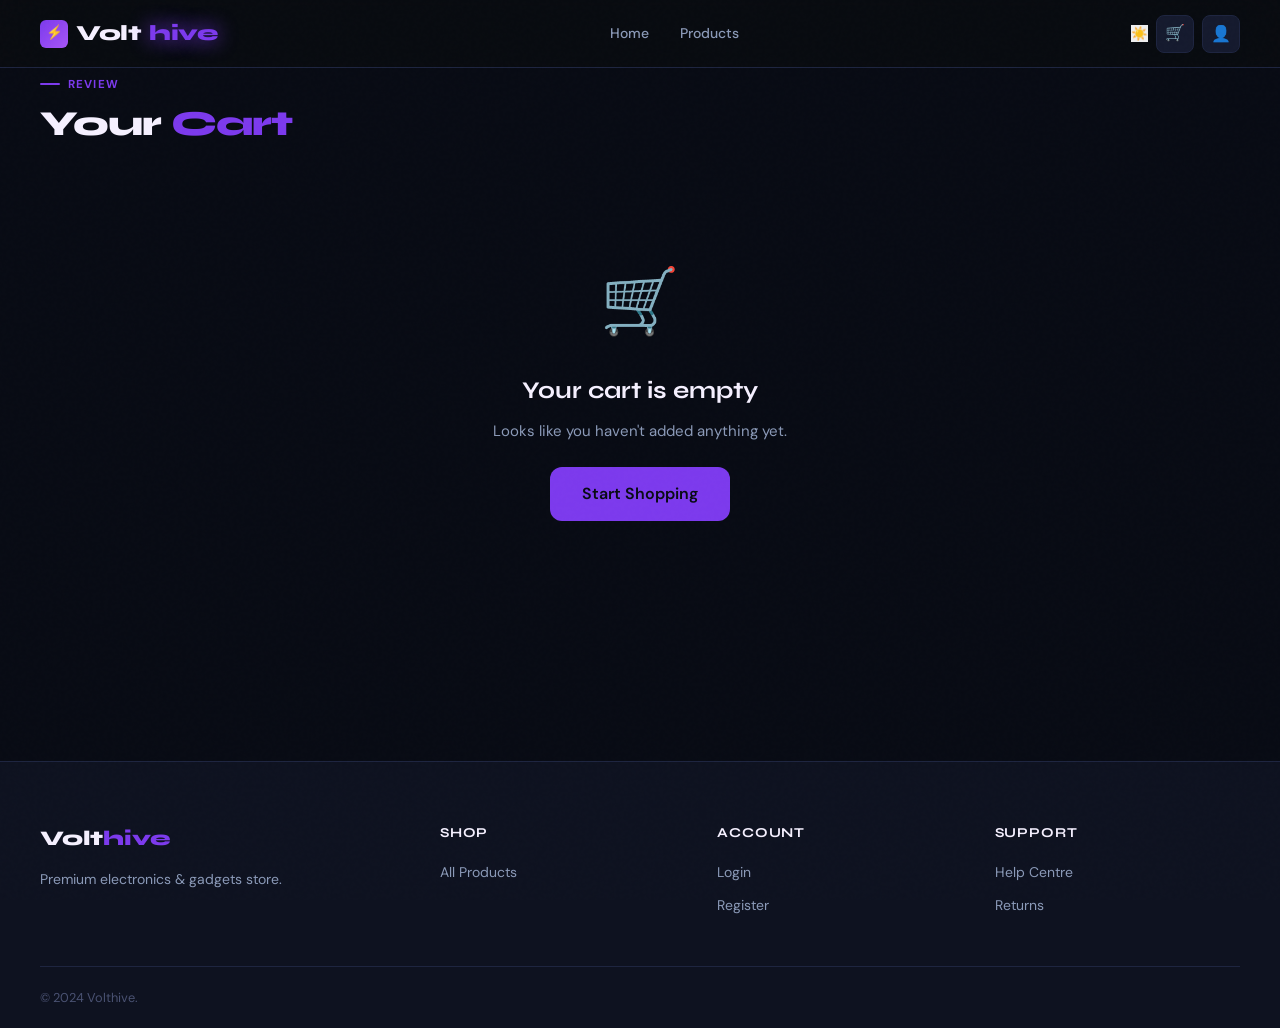
<file: cart.html>
<!DOCTYPE html>
<html lang="en">
<head>
  <meta charset="UTF-8">
  <meta name="viewport" content="width=device-width, initial-scale=1.0">
  <title>Cart — Volthive</title>
  <link rel="stylesheet" href="css/style.css">
</head>
<body>

<!-- NAV -->
<nav class="nav" id="mainNav">
  <div class="container">
    <div class="nav__inner">
      <span class="nav__logo"><div class="nav__logo-icon">⚡</div>Volt<span>hive</span></span>
      <ul class="nav__links">
        <li><a href="index.html"    class="nav__link">Home</a></li>
        <li><a href="products.html" class="nav__link">Products</a></li>
      </ul>
      <div class="nav__actions">
        <button id="darkToggle" class="dark-toggle">☀️</button>
        <a href="cart.html" class="nav__btn active">🛒<span class="nav__badge cart-badge" style="display:none">0</span></a>
        <button id="profileBtn" class="nav__btn">👤</button>
        <button id="hamburger" class="nav__hamburger"><span></span><span></span><span></span></button>
      </div>
    </div>
  </div>
</nav>
<div id="mobileNav" class="nav__mobile">
  <a href="index.html"    class="nav__mobile-link">🏠 Home</a>
  <a href="products.html" class="nav__mobile-link">📦 Products</a>
  <a href="cart.html"     class="nav__mobile-link active">🛒 Cart</a>
  <a href="login.html"    class="nav__mobile-link">👤 Account</a>
</div>

<main class="page-wrap section">
  <div class="container">

    <div class="section-header" style="margin-bottom:1.5rem">
      <div class="section-header__eyebrow">Review</div>
      <h1 class="section-header__title">Your <em>Cart</em></h1>
    </div>

    <!-- Empty state -->
    <div id="cartEmpty" class="hidden" style="text-align:center;padding:5rem 2rem">
      <div style="font-size:4rem;margin-bottom:1rem">🛒</div>
      <h2 style="font-family:var(--font-display);font-size:1.5rem;margin-bottom:0.5rem">Your cart is empty</h2>
      <p style="color:var(--text-2);margin-bottom:1.5rem">Looks like you haven't added anything yet.</p>
      <a href="products.html" class="btn btn-primary btn-lg">Start Shopping</a>
    </div>

    <!-- Cart Content -->
    <div id="cartContent" class="cart-layout">

      <!-- Items -->
      <div>
        <!-- Free shipping progress -->
        <div style="background:var(--bg-2);border:1px solid var(--border);border-radius:var(--radius);padding:1rem 1.25rem;margin-bottom:1rem">
          <div style="display:flex;justify-content:space-between;font-size:0.825rem;margin-bottom:0.5rem">
            <span id="shipping-progress" style="color:var(--text-2)">Add more for free shipping</span>
            <span style="color:var(--accent)">FREE at $75</span>
          </div>
          <div style="height:6px;background:var(--bg-3);border-radius:99px;overflow:hidden">
            <div id="shipping-bar" style="height:100%;background:linear-gradient(90deg,var(--accent),var(--accent-2));border-radius:99px;width:0%;transition:width 0.4s var(--ease-out)"></div>
          </div>
        </div>

        <!-- Items list -->
        <div class="cart-items" id="cartItems">
          <!-- Populated by cart.js -->
        </div>

        <!-- Continue shopping -->
        <div style="margin-top:1rem">
          <a href="products.html" class="btn btn-ghost">← Continue Shopping</a>
        </div>
      </div>

      <!-- Summary -->
      <div class="cart-summary">
        <div class="cart-summary__title">Order Summary</div>

        <!-- Promo code -->
        <div class="promo-input">
          <input type="text" id="promoCode" class="form-input"
                 placeholder="Promo code" aria-label="Promo code">
          <button id="applyPromo" class="btn btn-secondary">Apply</button>
        </div>

        <div class="cart-summary__rows">
          <div class="cart-summary__row">
            <span>Subtotal</span>
            <span id="summary-subtotal">$0.00</span>
          </div>
          <div class="cart-summary__row">
            <span>Shipping</span>
            <span id="summary-shipping">$9.99</span>
          </div>
          <div class="cart-summary__row">
            <span>Tax (8%)</span>
            <span id="summary-tax">$0.00</span>
          </div>
          <div class="cart-summary__row cart-summary__row--total">
            <span>Total</span>
            <span id="summary-total">$0.00</span>
          </div>
        </div>

        <button id="goToCheckout" class="btn btn-primary btn-full btn-lg">
          Checkout →
        </button>

        <div style="display:flex;align-items:center;justify-content:center;gap:0.5rem;margin-top:1rem;font-size:0.78rem;color:var(--text-3)">
          🔒 Secure checkout powered by SSL
        </div>

        <!-- Accepted payments -->
        <div style="display:flex;align-items:center;justify-content:center;gap:0.75rem;margin-top:1rem;font-size:1.2rem">
          💳 🏦 📱
        </div>
      </div>
    </div>
  </div>
</main>

<!-- FOOTER -->
<footer class="footer">
  <div class="container">
    <div class="footer__grid">
      <div>
        <div class="footer__brand-name">Volt<span>hive</span></div>
        <p class="footer__tagline">Premium electronics & gadgets store.</p>
      </div>
      <div>
        <div class="footer__col-title">Shop</div>
        <ul class="footer__links">
          <li><a href="products.html" class="footer__link">All Products</a></li>
        </ul>
      </div>
      <div>
        <div class="footer__col-title">Account</div>
        <ul class="footer__links">
          <li><a href="login.html"    class="footer__link">Login</a></li>
          <li><a href="register.html" class="footer__link">Register</a></li>
        </ul>
      </div>
      <div>
        <div class="footer__col-title">Support</div>
        <ul class="footer__links">
          <li><a href="#" class="footer__link">Help Centre</a></li>
          <li><a href="#" class="footer__link">Returns</a></li>
        </ul>
      </div>
    </div>
    <div class="footer__bottom"><span>© 2024 Volthive.</span></div>
  </div>
</footer>

<script src="js/main.js"></script>
<script src="js/auth.js"></script>
<script src="js/api.js"></script>
<script src="js/products.js"></script>
<script src="js/cart.js"></script>
</body>
</html>
</file>
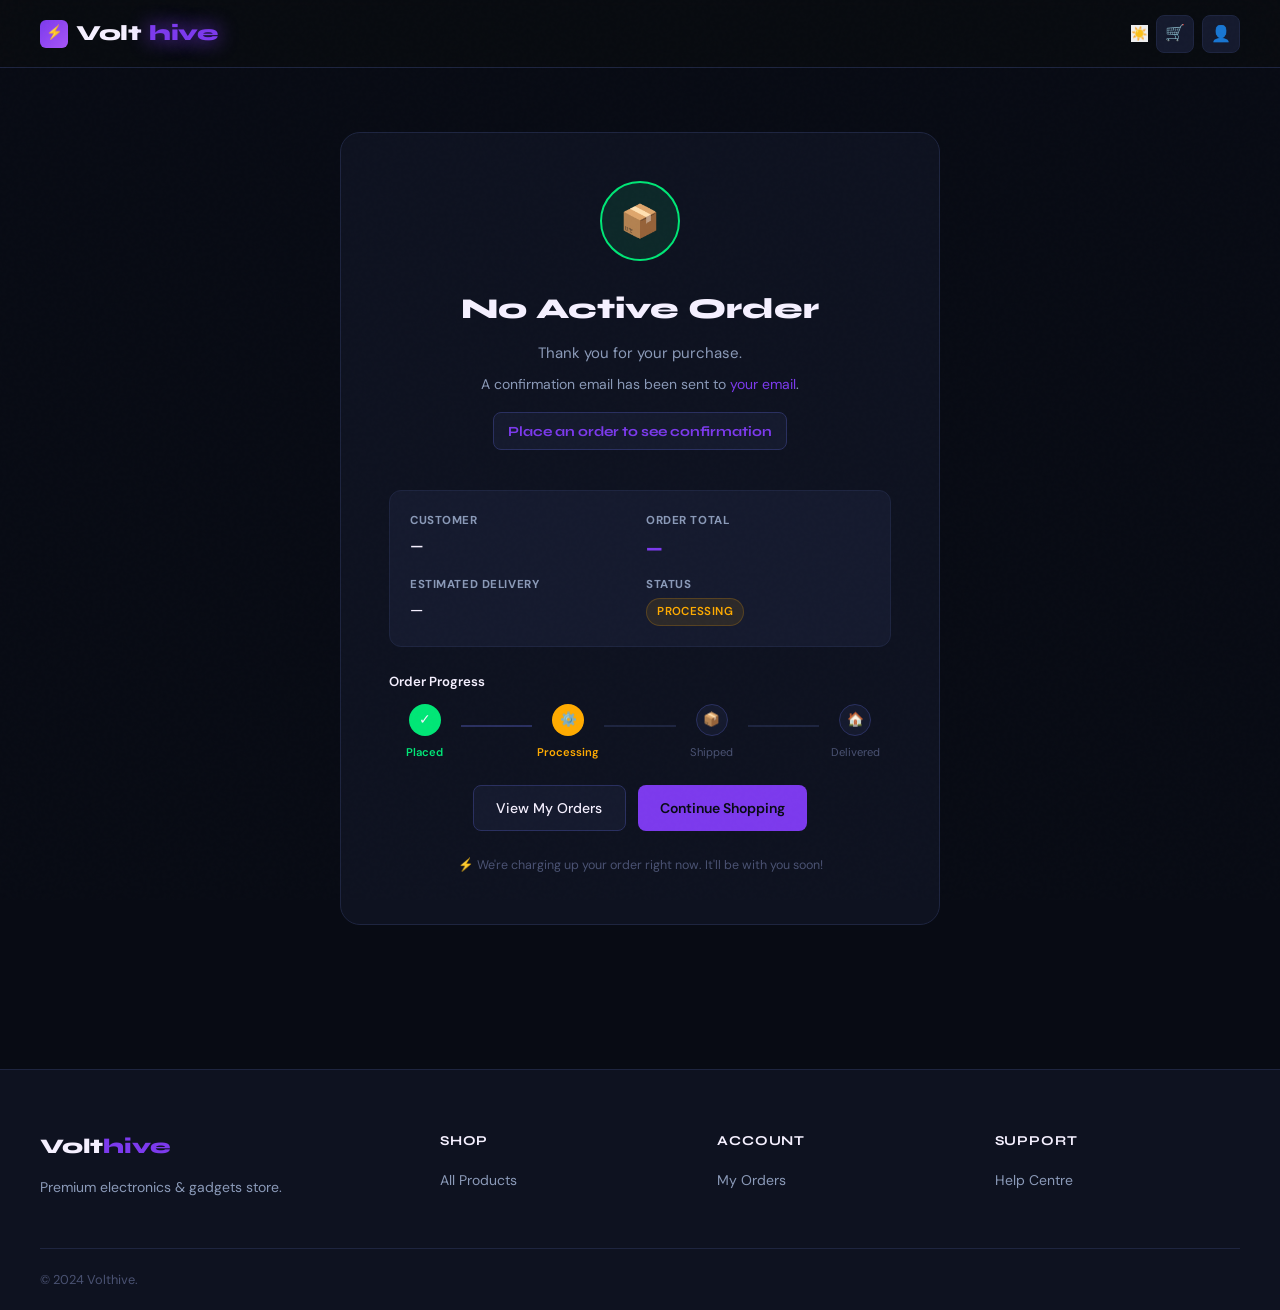
<file: confirmation.html>
<!DOCTYPE html>
<html lang="en">
<head>
  <meta charset="UTF-8">
  <meta name="viewport" content="width=device-width, initial-scale=1.0">
  <title>Order Confirmed — Volthive</title>
  <link rel="stylesheet" href="css/style.css">
</head>
<body>

<!-- NAV -->
<nav class="nav" id="mainNav">
  <div class="container">
    <div class="nav__inner">
      <span class="nav__logo"><div class="nav__logo-icon">⚡</div>Volt<span>hive</span></span>
      <div class="nav__actions">
        <button id="darkToggle" class="dark-toggle">☀️</button>
        <a href="cart.html" class="nav__btn">🛒<span class="nav__badge cart-badge" style="display:none">0</span></a>
        <button id="profileBtn" class="nav__btn">👤</button>
      </div>
    </div>
  </div>
</nav>

<main class="page-wrap">
  <div class="confirmation-wrap">
    <div class="confirmation-card">

      <!-- Success icon -->
      <div class="confirmation-icon">✅</div>

      <h1 class="confirmation-title">Order Confirmed!</h1>
      <p style="color:var(--text-2);margin-bottom:0.5rem">Thank you for your purchase.</p>
      <p style="color:var(--text-2);font-size:0.875rem">A confirmation email has been sent to <span id="confirmEmail" style="color:var(--accent)">your email</span>.</p>

      <!-- Order ID -->
      <div class="confirmation-order-id" id="orderIdDisplay">
        📦 Order #VH-XXXXXXXX
      </div>

      <!-- Summary card -->
      <div class="confirmation-summary">
        <div style="display:grid;grid-template-columns:1fr 1fr;gap:0.75rem">
          <div>
            <div style="font-size:0.72rem;font-weight:700;text-transform:uppercase;letter-spacing:0.05em;color:var(--text-2);margin-bottom:0.25rem">Customer</div>
            <div id="confirmName" style="font-weight:600">—</div>
          </div>
          <div>
            <div style="font-size:0.72rem;font-weight:700;text-transform:uppercase;letter-spacing:0.05em;color:var(--text-2);margin-bottom:0.25rem">Order Total</div>
            <div id="confirmTotal" style="font-family:var(--font-display);font-weight:800;color:var(--accent);font-size:1.1rem">—</div>
          </div>
          <div>
            <div style="font-size:0.72rem;font-weight:700;text-transform:uppercase;letter-spacing:0.05em;color:var(--text-2);margin-bottom:0.25rem">Estimated Delivery</div>
            <div id="confirmDelivery" style="font-weight:500">—</div>
          </div>
          <div>
            <div style="font-size:0.72rem;font-weight:700;text-transform:uppercase;letter-spacing:0.05em;color:var(--text-2);margin-bottom:0.25rem">Status</div>
            <span class="badge badge-warning">Processing</span>
          </div>
        </div>
      </div>

      <!-- Order progress -->
      <div style="margin:1.5rem 0">
        <div style="font-size:0.825rem;font-weight:600;margin-bottom:0.75rem;text-align:left">Order Progress</div>
        <div style="display:flex;align-items:center;gap:0;position:relative">
          <!-- Steps -->
          <div style="flex:1;text-align:center;position:relative;z-index:1">
            <div style="width:32px;height:32px;background:var(--success);border-radius:50%;display:flex;align-items:center;justify-content:center;margin:0 auto 0.4rem;font-size:0.85rem">✓</div>
            <div style="font-size:0.7rem;font-weight:600;color:var(--success)">Placed</div>
          </div>
          <div style="flex:1;height:2px;background:var(--border-2);margin-top:-0.8rem"></div>
          <div style="flex:1;text-align:center;z-index:1">
            <div style="width:32px;height:32px;background:var(--warning);border-radius:50%;display:flex;align-items:center;justify-content:center;margin:0 auto 0.4rem;font-size:0.85rem">⚙️</div>
            <div style="font-size:0.7rem;font-weight:600;color:var(--warning)">Processing</div>
          </div>
          <div style="flex:1;height:2px;background:var(--border);margin-top:-0.8rem"></div>
          <div style="flex:1;text-align:center;z-index:1">
            <div style="width:32px;height:32px;background:var(--bg-3);border:1px solid var(--border-2);border-radius:50%;display:flex;align-items:center;justify-content:center;margin:0 auto 0.4rem;font-size:0.85rem;color:var(--text-3)">📦</div>
            <div style="font-size:0.7rem;color:var(--text-3)">Shipped</div>
          </div>
          <div style="flex:1;height:2px;background:var(--border);margin-top:-0.8rem"></div>
          <div style="flex:1;text-align:center;z-index:1">
            <div style="width:32px;height:32px;background:var(--bg-3);border:1px solid var(--border-2);border-radius:50%;display:flex;align-items:center;justify-content:center;margin:0 auto 0.4rem;font-size:0.85rem;color:var(--text-3)">🏠</div>
            <div style="font-size:0.7rem;color:var(--text-3)">Delivered</div>
          </div>
        </div>
      </div>

      <!-- CTA buttons -->
      <div style="display:flex;gap:0.75rem;flex-wrap:wrap;justify-content:center">
        <a href="profile.html" class="btn btn-secondary">View My Orders</a>
        <a href="products.html" class="btn btn-primary">Continue Shopping</a>
      </div>

      <!-- Fun note -->
      <p style="margin-top:1.5rem;font-size:0.78rem;color:var(--text-3)">
        ⚡ We're charging up your order right now. It'll be with you soon!
      </p>
    </div>
  </div>
</main>

<!-- FOOTER -->
<footer class="footer">
  <div class="container">
    <div class="footer__grid">
      <div>
        <div class="footer__brand-name">Volt<span>hive</span></div>
        <p class="footer__tagline">Premium electronics & gadgets store.</p>
      </div>
      <div><div class="footer__col-title">Shop</div><ul class="footer__links"><li><a href="products.html" class="footer__link">All Products</a></li></ul></div>
      <div><div class="footer__col-title">Account</div><ul class="footer__links"><li><a href="profile.html" class="footer__link">My Orders</a></li></ul></div>
      <div><div class="footer__col-title">Support</div><ul class="footer__links"><li><a href="#" class="footer__link">Help Centre</a></li></ul></div>
    </div>
    <div class="footer__bottom"><span>© 2024 Volthive.</span></div>
  </div>
</footer>

<script src="js/api.js"></script>
<script src="js/products.js"></script>
<script src="js/main.js"></script>
<script src="js/cart.js"></script>
</body>
</html>
<script src="js/products.js"></script>
<script src="js/main.js"></script>
<script>
  // ── Load order details ───────────────────────────────────
  const order = JSON.parse(localStorage.getItem('volthive_last_order') || '{}');

  if (order.orderId) {
    document.getElementById('orderIdDisplay').textContent = `📦 Order #${order.orderId}`;
    document.getElementById('confirmEmail').textContent = order.email || 'your email';
    document.getElementById('confirmName').textContent  = order.name  || 'Guest';
    document.getElementById('confirmTotal').textContent = formatPrice(order.total || 0);

    // Estimated delivery (3–5 business days from now)
    const delivery = new Date();
    delivery.setDate(delivery.getDate() + 5);
    document.getElementById('confirmDelivery').textContent = delivery.toLocaleDateString('en-US', {
      weekday: 'short', month: 'short', day: 'numeric'
    });

    // Clear the last order from localStorage after displaying
    // (keep a small window so refreshes still work)
    setTimeout(() => localStorage.removeItem('volthive_last_order'), 30000);
  } else {
    // No order in localStorage — redirect to products
    document.querySelector('.confirmation-title').textContent = 'No Active Order';
    document.querySelector('.confirmation-icon').textContent = '📦';
    document.getElementById('orderIdDisplay').textContent = 'Place an order to see confirmation';
  }
</script>
</body>
</html>
</file>
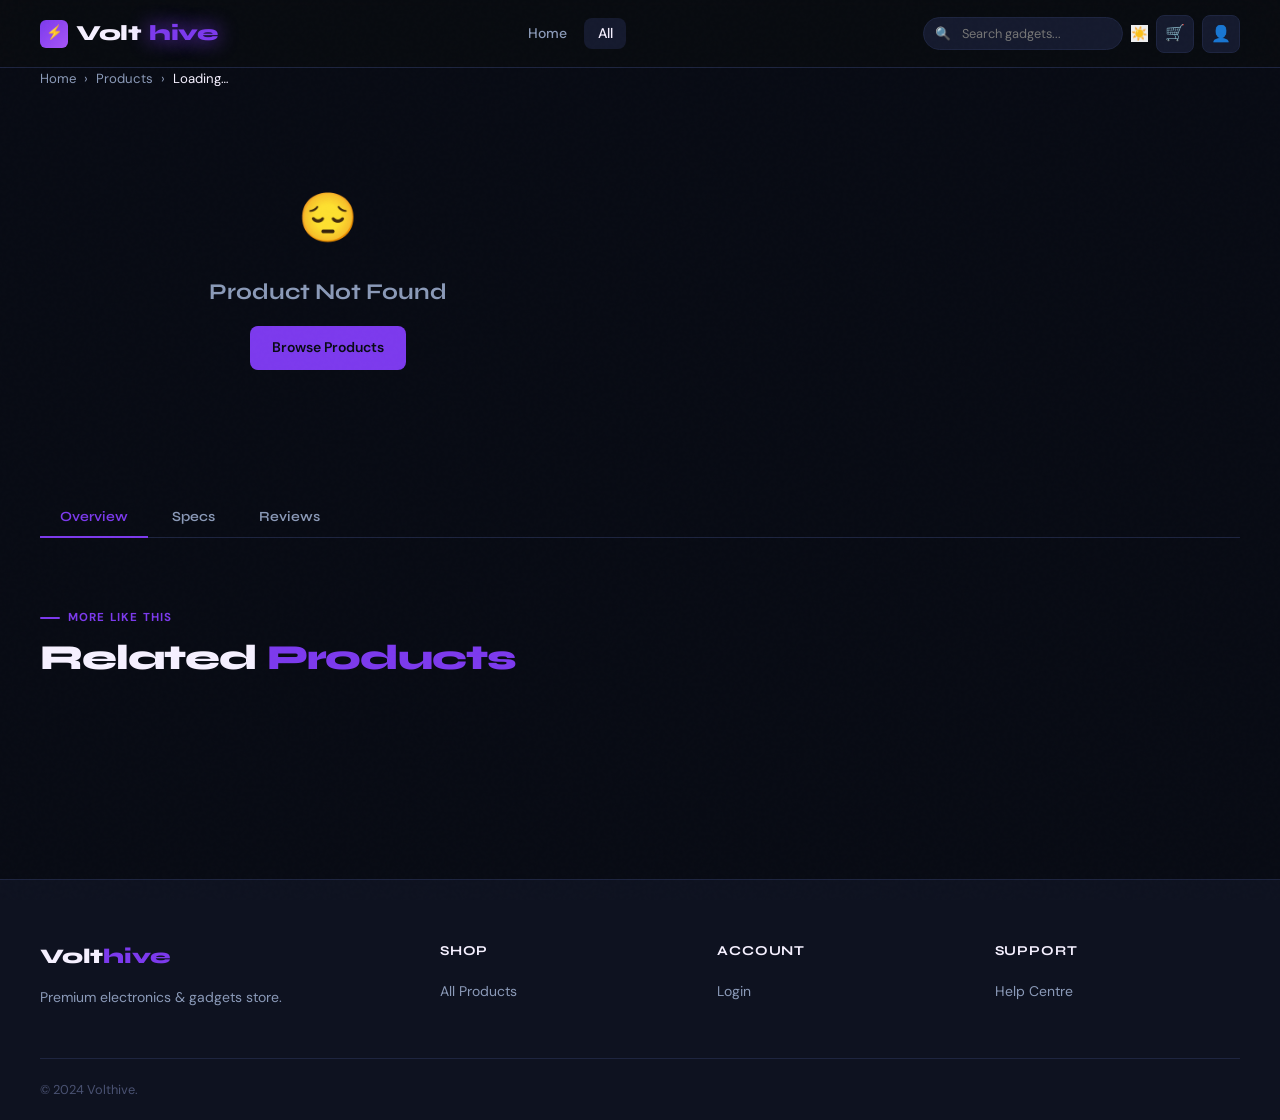
<file: product-detail.html>
<!DOCTYPE html>
<html lang="en">
<head>
  <meta charset="UTF-8">
  <meta name="viewport" content="width=device-width, initial-scale=1.0">
  <meta name="description" content="Product details — Volthive">
  <title>Product Detail — Volthive</title>
  <link rel="stylesheet" href="css/style.css">
</head>
<body>

<!-- NAV -->
<nav class="nav" id="mainNav">
  <div class="container">
    <div class="nav__inner">
      <span class="nav__logo"><div class="nav__logo-icon">⚡</div>Volt<span>hive</span></span>
      <ul class="nav__links">
        <li><a href="index.html"    class="nav__link">Home</a></li>
        <li><a href="products.html" class="nav__link active">All</a></li>
      </ul>
      <div class="nav__actions">
        <div class="nav__search">
          <span class="nav__search-icon">🔍</span>
          <input id="navSearch" type="search" class="nav__search-input" placeholder="Search gadgets...">
        </div>
        <button id="darkToggle" class="dark-toggle">☀️</button>
        <a href="cart.html" class="nav__btn">🛒<span class="nav__badge cart-badge" style="display:none">0</span></a>
        <button id="profileBtn" class="nav__btn">👤</button>
        <button id="hamburger" class="nav__hamburger"><span></span><span></span><span></span></button>
      </div>
    </div>
  </div>
</nav>
<div id="mobileNav" class="nav__mobile">
  <a href="index.html"    class="nav__mobile-link">🏠 Home</a>
  <a href="products.html" class="nav__mobile-link">📦 Products</a>
  <a href="cart.html"     class="nav__mobile-link">🛒 Cart</a>
  <a href="login.html"    class="nav__mobile-link">👤 Account</a>
</div>

<main class="page-wrap section">
  <div class="container">

    <!-- Breadcrumb -->
    <nav aria-label="Breadcrumb" style="margin-bottom:1.5rem;font-size:0.825rem;color:var(--text-2);display:flex;align-items:center;gap:0.5rem">
      <a href="index.html" style="color:var(--text-2)">Home</a>
      <span>›</span>
      <a href="products.html" style="color:var(--text-2)">Products</a>
      <span>›</span>
      <span id="breadcrumbName" style="color:var(--text)">Loading…</span>
    </nav>

    <!-- Product Detail Grid -->
    <div class="product-detail__grid" id="productDetailContent">
      <div style="display:flex;align-items:center;justify-content:center;height:400px;color:var(--text-2)">
        Loading product…
      </div>
    </div>

    <!-- Tabs: Description | Specs | Reviews -->
    <div style="margin-top:4rem">
      <!-- Tab Nav -->
      <div style="display:flex;gap:0.25rem;border-bottom:1px solid var(--border);margin-bottom:1.5rem" role="tablist">
        <button class="tab-btn active" data-tab="desc" role="tab">Overview</button>
        <button class="tab-btn" data-tab="specs" role="tab">Specs</button>
        <button class="tab-btn" data-tab="reviews" role="tab">Reviews</button>
      </div>

      <!-- Tab Panels -->
      <div id="tab-desc" class="tab-panel">
        <p id="descText" style="color:var(--text-2);line-height:1.8;max-width:700px"></p>
      </div>
      <div id="tab-specs" class="tab-panel hidden">
        <div class="product-detail__specs" id="specsTable" style="max-width:600px"></div>
      </div>
      <div id="tab-reviews" class="tab-panel hidden">
        <div id="reviewsList"></div>
      </div>
    </div>

    <!-- Related Products -->
    <div style="margin-top:4rem">
      <div class="section-header">
        <div class="section-header__eyebrow">More Like This</div>
        <h2 class="section-header__title">Related <em>Products</em></h2>
      </div>
      <div class="product-grid" id="relatedGrid"></div>
    </div>

  </div>
</main>

<!-- FOOTER -->
<footer class="footer">
  <div class="container">
    <div class="footer__grid">
      <div>
        <div class="footer__brand-name">Volt<span>hive</span></div>
        <p class="footer__tagline">Premium electronics & gadgets store.</p>
      </div>
      <div>
        <div class="footer__col-title">Shop</div>
        <ul class="footer__links">
          <li><a href="products.html" class="footer__link">All Products</a></li>
        </ul>
      </div>
      <div>
        <div class="footer__col-title">Account</div>
        <ul class="footer__links">
          <li><a href="login.html" class="footer__link">Login</a></li>
        </ul>
      </div>
      <div>
        <div class="footer__col-title">Support</div>
        <ul class="footer__links">
          <li><a href="#" class="footer__link">Help Centre</a></li>
        </ul>
      </div>
    </div>
    <div class="footer__bottom"><span>© 2024 Volthive.</span></div>
  </div>
</footer>

<style>
  .tab-btn {
    padding: 0.65rem 1.25rem;
    background: transparent;
    border: none;
    border-bottom: 2px solid transparent;
    margin-bottom: -1px;
    color: var(--text-2);
    font-family: var(--font-display);
    font-size: 0.875rem;
    font-weight: 600;
    cursor: pointer;
    transition: color 0.2s, border-color 0.2s;
  }
  .tab-btn:hover { color: var(--text); }
  .tab-btn.active { color: var(--accent); border-bottom-color: var(--accent); }

  .review-card {
    background: var(--bg-2);
    border: 1px solid var(--border);
    border-radius: var(--radius);
    padding: 1.25rem;
    margin-bottom: 0.75rem;
  }
  .review-author { font-family: var(--font-display); font-weight: 700; font-size: 0.9rem; }
</style>

<script src="js/main.js"></script>
<script src="js/auth.js"></script>
<script src="js/api.js"></script>
<script src="js/products.js"></script>
<script src="js/cart.js"></script>
<script>
  (async () => {
    const params    = new URLSearchParams(window.location.search);
    const productId = parseInt(params.get('id') || '1');

    const product = await fetchProductById(productId);

    if (!product) {
      document.getElementById('productDetailContent').innerHTML = `
        <div style="text-align:center;padding:4rem;color:var(--text-2)">
          <div style="font-size:3rem">😔</div>
          <h2 style="font-family:var(--font-display);margin:1rem 0">Product Not Found</h2>
          <a href="products.html" class="btn btn-primary">Browse Products</a>
        </div>`;
      return;
    }

    document.title = `${product.name} — Volthive`;
    document.getElementById('breadcrumbName').textContent = product.name;

    const isWish   = isWishlisted(product.id);
    const badge    = product.badge ? `<span class="badge">${product.badge}</span>` : '';
    const discount = product.old_price
      ? Math.round((1 - product.price / product.old_price) * 100) : null;

    document.getElementById('productDetailContent').innerHTML = `
      <div class="product-detail__gallery">
        <div class="gallery__main">
          <img src="${product.image_url}" alt="${product.name}" id="mainImage">
        </div>
      </div>
      <div class="product-detail__info">
        <div style="display:flex;align-items:center;gap:0.75rem;flex-wrap:wrap">
          <span class="product-detail__category">${product.category}</span>
          ${badge}
          ${product.stock <= 5 ? `<span class="badge badge-danger">Only ${product.stock} left!</span>` : ''}
        </div>
        <h1 class="product-detail__title">${product.name}</h1>
        <div style="display:flex;align-items:center;gap:0.75rem">
          <span style="color:var(--warning);font-size:1.1rem">${renderStars(parseFloat(product.rating))}</span>
          <span style="font-family:var(--font-display);font-weight:700">${product.rating}</span>
          <span style="color:var(--text-2);font-size:0.875rem">(${product.reviews?.toLocaleString()} reviews)</span>
        </div>
        <div class="product-detail__price-block">
          <span class="product-detail__price">${formatPrice(parseFloat(product.price))}</span>
          ${product.old_price ? `
            <span class="product-detail__price-old">${formatPrice(parseFloat(product.old_price))}</span>
            <span class="product-detail__discount">-${discount}%</span>
          ` : ''}
        </div>
        <p class="product-detail__desc">${product.description}</p>
        <div style="display:flex;align-items:center;gap:1rem;flex-wrap:wrap">
          <div class="quantity-control">
            <button class="qty-btn qty-dec" aria-label="Decrease">−</button>
            <input class="qty-input" type="number" value="1" min="1" max="${product.stock}" id="detailQty" aria-label="Quantity">
            <button class="qty-btn qty-inc" aria-label="Increase">+</button>
          </div>
          <button class="btn btn-primary btn-lg" id="detailAddCart" style="flex:1;min-width:160px">
            🛒 Add to Cart
          </button>
          <button class="btn btn-secondary" id="detailWishlist" title="Wishlist" style="width:48px;height:48px;padding:0;font-size:1.2rem">
            ${isWish ? '❤️' : '🤍'}
          </button>
        </div>
        <div style="display:flex;align-items:center;gap:0.5rem;color:var(--text-2);font-size:0.825rem;padding:0.75rem 1rem;background:var(--bg-3);border-radius:var(--radius-sm);border:1px solid var(--border);margin-top:1rem">
          <span>🚚</span>
          <span>Free shipping on orders over $75. Estimated delivery: 3–5 business days.</span>
        </div>
      </div>
    `;

    document.querySelector('.qty-dec').addEventListener('click', () => {
      const input = document.getElementById('detailQty');
      if (parseInt(input.value) > 1) input.value = parseInt(input.value) - 1;
    });
    document.querySelector('.qty-inc').addEventListener('click', () => {
      const input = document.getElementById('detailQty');
      if (parseInt(input.value) < product.stock) input.value = parseInt(input.value) + 1;
    });

    document.getElementById('detailAddCart').addEventListener('click', async () => {
      const qty = parseInt(document.getElementById('detailQty').value);
      await addToCartSmart({ ...product, qty });
      const btn = document.getElementById('detailAddCart');
      btn.textContent = '✓ Added to Cart!';
      btn.style.background = 'var(--success)';
      setTimeout(() => { btn.textContent = '🛒 Add to Cart'; btn.style.background = ''; }, 2000);
    });

    document.getElementById('detailWishlist').addEventListener('click', function() {
      const now = toggleWishlist(product.id);
      this.textContent = now ? '❤️' : '🤍';
    });

    document.getElementById('descText').textContent = product.description;

    document.getElementById('reviewsList').innerHTML = `
      <div style="text-align:center;padding:3rem 1rem;color:var(--text-2)">
        <div style="font-size:2.5rem;margin-bottom:0.75rem">💬</div>
        <h3 style="font-family:var(--font-display);font-size:1rem;font-weight:600;margin-bottom:0.5rem;color:var(--text)">No reviews yet</h3>
        <p style="font-size:0.875rem">Be the first to review this product.</p>
      </div>
    `;

    const allProducts = await fetchProducts();
    const related = allProducts
      .filter(p => p.category === product.category && p.id !== product.id)
      .slice(0, 4);
    renderProductGrid('relatedGrid', related.length ? related : allProducts.filter(p => p.id !== product.id).slice(0, 4));

    document.querySelectorAll('.tab-btn').forEach(btn => {
      btn.addEventListener('click', () => {
        document.querySelectorAll('.tab-btn').forEach(b => b.classList.remove('active'));
        document.querySelectorAll('.tab-panel').forEach(p => p.classList.add('hidden'));
        btn.classList.add('active');
        document.getElementById(`tab-${btn.dataset.tab}`).classList.remove('hidden');
      });
    });

  })();
</script>
</body>
</html>
</file>
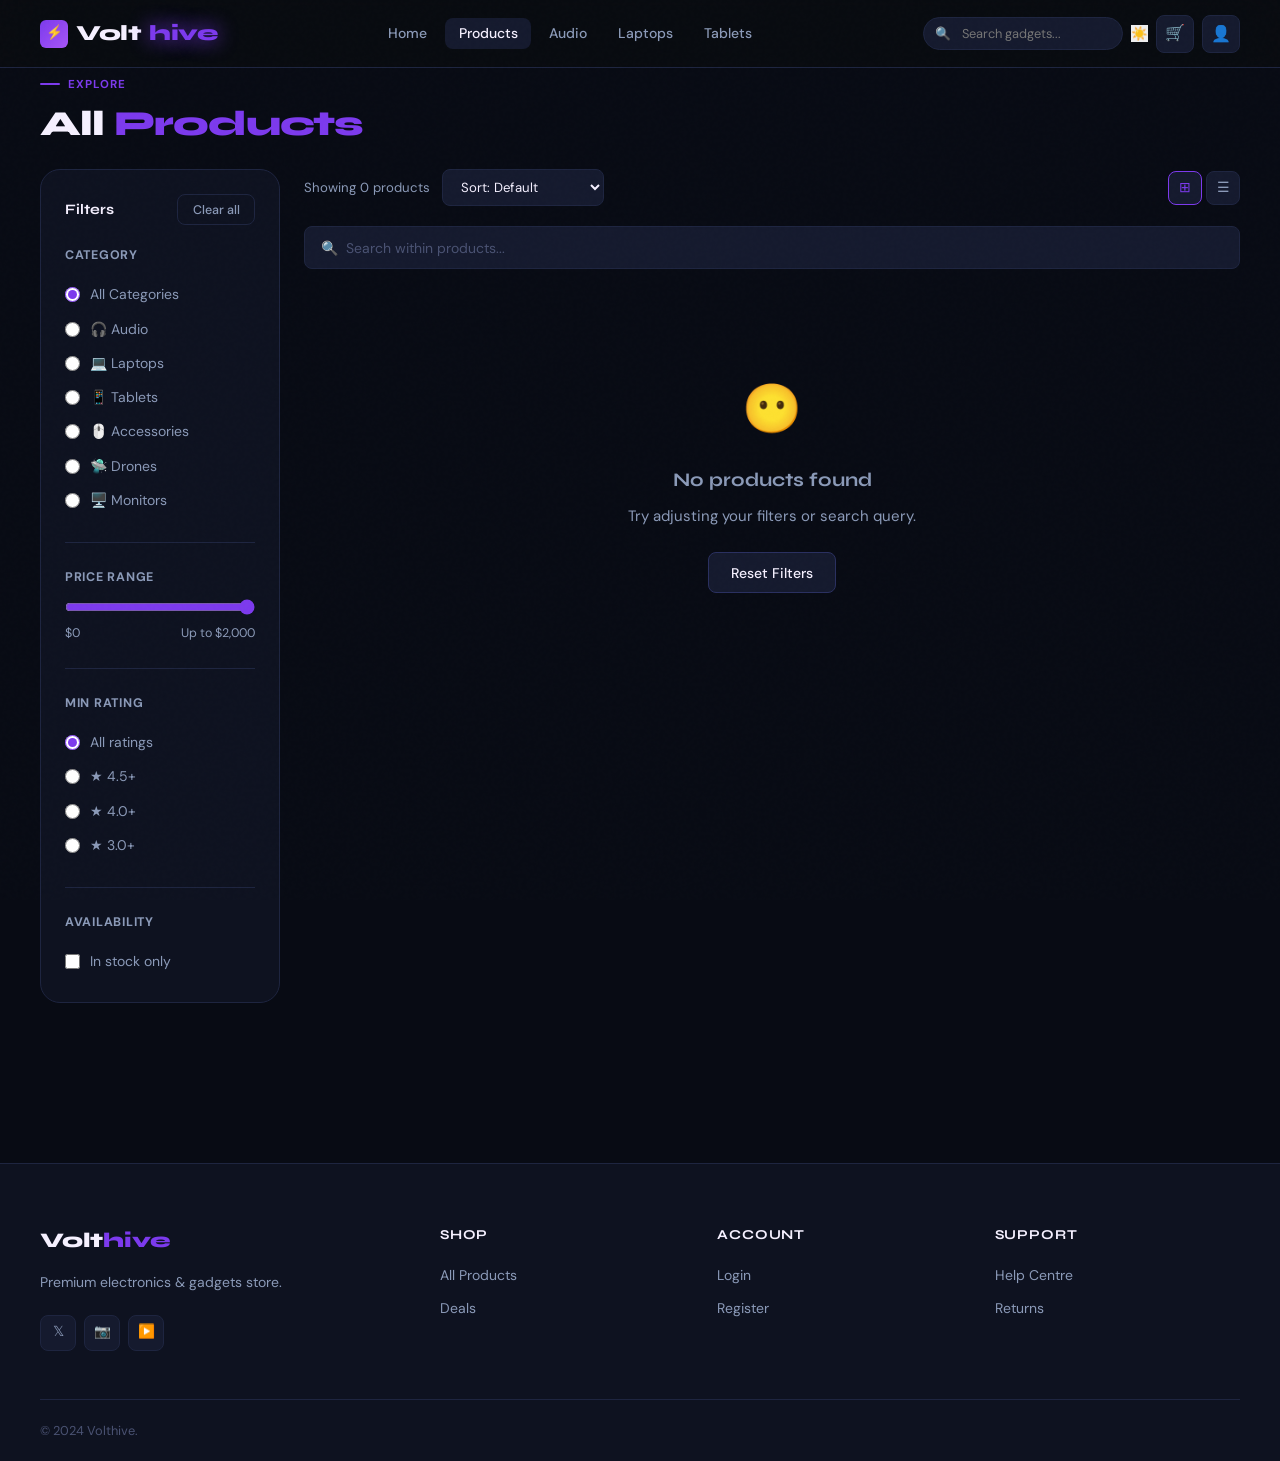
<file: products.html>
<!DOCTYPE html>
<html lang="en">
<head>
  <meta charset="UTF-8">
  <meta name="viewport" content="width=device-width, initial-scale=1.0">
  <meta name="description" content="Browse all electronics and gadgets at Volthive. Filter by category, price and rating.">
  <title>Products — Volthive</title>
  <link rel="stylesheet" href="css/style.css">
</head>
<body>

<!-- NAV -->
<nav class="nav" id="mainNav">
  <div class="container">
    <div class="nav__inner">
      <span class="nav__logo"><div class="nav__logo-icon">⚡</div>Volt<span>hive</span></span>
      <ul class="nav__links">
        <li><a href="index.html"    class="nav__link">Home</a></li>
        <li><a href="Products.html" class="nav__link active">Products</a></li>
        <li><a href="products.html?cat=Audio"   class="nav__link">Audio</a></li>
        <li><a href="products.html?cat=Laptops" class="nav__link">Laptops</a></li>
        <li><a href="products.html?cat=Tablets" class="nav__link">Tablets</a></li>
      </ul>
      <div class="nav__actions">
        <div class="nav__search">
          <span class="nav__search-icon">🔍</span>
          <input id="navSearch" type="search" class="nav__search-input" placeholder="Search gadgets...">
        </div>
        <button id="darkToggle" class="dark-toggle" title="Toggle theme">☀️</button>
        <a href="cart.html" class="nav__btn">🛒<span class="nav__badge cart-badge" style="display:none">0</span></a>
        <button id="profileBtn" class="nav__btn">👤</button>
        <button id="hamburger" class="nav__hamburger"><span></span><span></span><span></span></button>
      </div>
    </div>
  </div>
</nav>
<div id="mobileNav" class="nav__mobile">
  <a href="index.html"    class="nav__mobile-link">🏠 Home</a>
  <a href="products.html" class="nav__mobile-link">📦 Products</a>
  <a href="cart.html"     class="nav__mobile-link">🛒 Cart</a>
  <a href="login.html"    class="nav__mobile-link">👤 Account</a>
</div>

<main class="page-wrap section">
  <div class="container">

    <!-- Page header -->
    <div class="section-header" style="margin-bottom:1.5rem">
      <div class="section-header__eyebrow">Explore</div>
      <h1 class="section-header__title" id="pageHeading">All <em>Products</em></h1>
    </div>

    <div class="products-layout">

      <!-- ── Filters Panel ─────────────────────────── -->
      <aside class="filters-panel" id="filtersPanel">
        <div class="filters-panel__title">
          Filters
          <button id="clearFilters" class="btn btn-ghost btn-sm">Clear all</button>
        </div>

        <!-- Categories -->
        <div class="filter-section">
          <div class="filter-section__title">Category</div>
          <label class="filter-option">
            <input type="radio" name="cat" value="all" id="catAll" checked> All Categories
          </label>
          <label class="filter-option">
            <input type="radio" name="cat" value="Audio"> 🎧 Audio
          </label>
          <label class="filter-option">
            <input type="radio" name="cat" value="Laptops"> 💻 Laptops
          </label>
          <label class="filter-option">
            <input type="radio" name="cat" value="Tablets"> 📱 Tablets
          </label>
          <label class="filter-option">
            <input type="radio" name="cat" value="Accessories"> 🖱️ Accessories
          </label>
          <label class="filter-option">
            <input type="radio" name="cat" value="Drones"> 🛸 Drones
          </label>
          <label class="filter-option">
            <input type="radio" name="cat" value="Monitors"> 🖥️ Monitors
          </label>
        </div>

        <!-- Price Range -->
        <div class="filter-section">
          <div class="filter-section__title">Price Range</div>
          <div class="price-range">
            <input type="range" id="priceRange" min="0" max="2000" value="2000" step="10">
            <div class="price-range__labels">
              <span>$0</span>
              <span id="priceRangeVal">Up to $2,000</span>
            </div>
          </div>
        </div>

        <!-- Rating -->
        <div class="filter-section">
          <div class="filter-section__title">Min Rating</div>
          <label class="filter-option">
            <input type="radio" name="rating" value="0" checked> All ratings
          </label>
          <label class="filter-option">
            <input type="radio" name="rating" value="4.5"> ★ 4.5+
          </label>
          <label class="filter-option">
            <input type="radio" name="rating" value="4"> ★ 4.0+
          </label>
          <label class="filter-option">
            <input type="radio" name="rating" value="3"> ★ 3.0+
          </label>
        </div>

        <!-- In Stock -->
        <div class="filter-section">
          <div class="filter-section__title">Availability</div>
          <label class="filter-option">
            <input type="checkbox" id="inStockOnly"> In stock only
          </label>
        </div>

      </aside>

      <!-- ── Main Content ───────────────────────────── -->
      <div>
        <!-- Toolbar -->
        <div class="products-toolbar">
          <div class="products-toolbar__left">
            <span class="products-count" id="productsCount">Showing 12 products</span>
            <select id="sortSelect" class="products-sort" aria-label="Sort products">
              <option value="">Sort: Default</option>
              <option value="price-asc">Price: Low to High</option>
              <option value="price-desc">Price: High to Low</option>
              <option value="rating">Top Rated</option>
              <option value="newest">Newest</option>
            </select>
          </div>
          <div class="view-toggle">
            <button class="view-toggle__btn active" id="gridView" title="Grid view" aria-label="Grid view">⊞</button>
            <button class="view-toggle__btn" id="listView" title="List view" aria-label="List view">☰</button>
          </div>
        </div>

        <!-- Search bar (desktop inline) -->
        <div style="margin-bottom:1.25rem">
          <input type="search"
                 id="productSearch"
                 class="form-input"
                 placeholder="🔍  Search within products..."
                 aria-label="Search products">
        </div>

        <!-- Active filter tags -->
        <div id="activeFilters" style="display:flex;flex-wrap:wrap;gap:0.5rem;margin-bottom:1rem"></div>

        <!-- Product Grid -->
        <div class="product-grid" id="productsGrid">
          <!-- Populated by JS -->
        </div>

        <!-- Empty state -->
        <div id="noResults" class="hidden" style="text-align:center;padding:4rem 2rem;color:var(--text-2)">
          <div style="font-size:3rem;margin-bottom:1rem">😶</div>
          <h3 style="font-family:var(--font-display);font-size:1.2rem;margin-bottom:0.5rem">No products found</h3>
          <p>Try adjusting your filters or search query.</p>
          <button id="resetFiltersBtn" class="btn btn-secondary mt-3">Reset Filters</button>
        </div>
      </div>
    </div>
  </div>
</main>

<!-- FOOTER -->
<footer class="footer">
  <div class="container">
    <div class="footer__grid">
      <div>
        <div class="footer__brand-name">Volt<span>hive</span></div>
        <p class="footer__tagline">Premium electronics & gadgets store.</p>
        <div class="footer__socials">
          <a href="#" class="footer__social">𝕏</a>
          <a href="#" class="footer__social">📷</a>
          <a href="#" class="footer__social">▶️</a>
        </div>
      </div>
      <div>
        <div class="footer__col-title">Shop</div>
        <ul class="footer__links">
          <li><a href="products.html" class="footer__link">All Products</a></li>
          <li><a href="products.html?sort=sale" class="footer__link">Deals</a></li>
        </ul>
      </div>
      <div>
        <div class="footer__col-title">Account</div>
        <ul class="footer__links">
          <li><a href="login.html"    class="footer__link">Login</a></li>
          <li><a href="register.html" class="footer__link">Register</a></li>
        </ul>
      </div>
      <div>
        <div class="footer__col-title">Support</div>
        <ul class="footer__links">
          <li><a href="#" class="footer__link">Help Centre</a></li>
          <li><a href="#" class="footer__link">Returns</a></li>
        </ul>
      </div>
    </div>
    <div class="footer__bottom">
      <span>© 2024 Volthive.</span>
    </div>
  </div>
</footer>

<script>
  // ── State ─────────────────────────────────────────────────
  let activeFilters = {
    search: '',
    category: 'all',
    maxPrice: 2000,
    minRating: 0,
    inStock: false,
    sort: ''
  };

  // ── Apply filters on loaded products ──────────────────────
  function applyFilters() {
    let result = [...PRODUCTS];

    if (activeFilters.search) {
      result = result.filter(p =>
        p.name.toLowerCase().includes(activeFilters.search.toLowerCase())
      );
    }

    if (activeFilters.category !== 'all') {
      result = result.filter(p => p.category === activeFilters.category);
    }

    if (activeFilters.maxPrice < 2000) {
      result = result.filter(p => parseFloat(p.price) <= activeFilters.maxPrice);
    }

    if (activeFilters.minRating > 0) {
      result = result.filter(p => parseFloat(p.rating) >= activeFilters.minRating);
    }

    if (activeFilters.inStock) {
      result = result.filter(p => p.stock > 0);
    }

    if (activeFilters.sort === 'price_asc')  result.sort((a,b) => a.price - b.price);
    if (activeFilters.sort === 'price_desc') result.sort((a,b) => b.price - a.price);
    if (activeFilters.sort === 'rating')     result.sort((a,b) => b.rating - a.rating);

    const grid    = document.getElementById('productsGrid');
    const noRes   = document.getElementById('noResults');
    const countEl = document.getElementById('productsCount');

    if (result.length === 0) {
      grid.innerHTML = '';
      if (noRes) noRes.classList.remove('hidden');
    } else {
      if (noRes) noRes.classList.add('hidden');
      renderProductGrid('productsGrid', result);
    }

    if (countEl) countEl.textContent = `Showing ${result.length} product${result.length !== 1 ? 's' : ''}`;
    renderActiveTags();
  }

  // ── Active filter tags ─────────────────────────────────────
  function renderActiveTags() {
    const container = document.getElementById('activeFilters');
    if (!container) return;
    const tags = [];

    if (activeFilters.category !== 'all') tags.push({ label: activeFilters.category, clear: () => { activeFilters.category = 'all'; document.getElementById('catAll').checked = true; applyFilters(); } });
    if (activeFilters.search)             tags.push({ label: `"${activeFilters.search}"`, clear: () => { activeFilters.search = ''; document.getElementById('productSearch').value = ''; applyFilters(); } });
    if (activeFilters.maxPrice < 2000)    tags.push({ label: `≤ $${activeFilters.maxPrice}`, clear: () => { activeFilters.maxPrice = 2000; document.getElementById('priceRange').value = 2000; applyFilters(); } });
    if (activeFilters.minRating > 0)      tags.push({ label: `★ ${activeFilters.minRating}+`, clear: () => { activeFilters.minRating = 0; document.querySelector('input[name="rating"][value="0"]').checked = true; applyFilters(); } });

    container.innerHTML = tags.map((t, i) => `
      <span class="badge badge-accent" style="cursor:pointer;gap:0.4rem">
        ${t.label} <span class="clear-tag" data-idx="${i}" style="font-size:0.85rem">✕</span>
      </span>
    `).join('');

    container.querySelectorAll('.clear-tag').forEach(el => {
      el.addEventListener('click', () => tags[parseInt(el.dataset.idx)].clear());
    });
  }

  // ── Event Listeners ────────────────────────────────────────
  document.querySelectorAll('input[name="cat"]').forEach(radio => {
    radio.addEventListener('change', () => {
      activeFilters.category = radio.value;
      applyFilters();
    });
  });

  const priceRange = document.getElementById('priceRange');
  if (priceRange) {
    priceRange.addEventListener('input', () => {
      activeFilters.maxPrice = parseInt(priceRange.value);
      document.getElementById('priceRangeVal').textContent =
        activeFilters.maxPrice >= 2000 ? 'Any price' : `Up to $${activeFilters.maxPrice.toLocaleString()}`;
      applyFilters();
    });
  }

  document.querySelectorAll('input[name="rating"]').forEach(radio => {
    radio.addEventListener('change', () => {
      activeFilters.minRating = parseFloat(radio.value);
      applyFilters();
    });
  });

  document.getElementById('inStockOnly')?.addEventListener('change', e => {
    activeFilters.inStock = e.target.checked;
    applyFilters();
  });

  document.getElementById('sortSelect')?.addEventListener('change', e => {
    activeFilters.sort = e.target.value;
    applyFilters();
  });

  let searchTimeout;
  document.getElementById('productSearch')?.addEventListener('input', e => {
    clearTimeout(searchTimeout);
    searchTimeout = setTimeout(() => {
      activeFilters.search = e.target.value.trim();
      applyFilters();
    }, 250);
  });

  document.getElementById('clearFilters')?.addEventListener('click', () => {
    activeFilters = { search: '', category: 'all', maxPrice: 2000, minRating: 0, inStock: false, sort: '' };
    document.getElementById('catAll').checked = true;
    document.getElementById('priceRange').value = 2000;
    document.getElementById('priceRangeVal').textContent = 'Up to $2,000';
    document.querySelector('input[name="rating"][value="0"]').checked = true;
    document.getElementById('inStockOnly').checked = false;
    document.getElementById('sortSelect').value = '';
    document.getElementById('productSearch').value = '';
    applyFilters();
  });

  document.getElementById('resetFiltersBtn')?.addEventListener('click', () => {
    document.getElementById('clearFilters').click();
  });

  document.getElementById('gridView')?.addEventListener('click', () => {
    document.getElementById('productsGrid').className = 'product-grid';
    document.getElementById('gridView').classList.add('active');
    document.getElementById('listView').classList.remove('active');
  });

  document.getElementById('listView')?.addEventListener('click', () => {
    document.getElementById('productsGrid').className = 'product-grid';
    document.getElementById('productsGrid').style.gridTemplateColumns = '1fr';
    document.getElementById('listView').classList.add('active');
    document.getElementById('gridView').classList.remove('active');
  });

  // ── Read URL params ───────────────────────────────────────
  const urlParams = new URLSearchParams(window.location.search);
  if (urlParams.get('cat')) { activeFilters.category = urlParams.get('cat'); }
  if (urlParams.get('q'))   { activeFilters.search = urlParams.get('q'); }
  if (urlParams.get('sort')) { activeFilters.sort = urlParams.get('sort'); }

</script>
<script src="js/main.js"></script>
<script src="js/auth.js"></script>
<script src="js/api.js"></script>
<script src="js/products.js"></script>
<script src="js/cart.js"></script>
<script>
  // ── Load products from API then apply filters ─────────────
  fetchProducts().then(() => {
    applyFilters();
  });
</script>
</body>
</html>
</file>
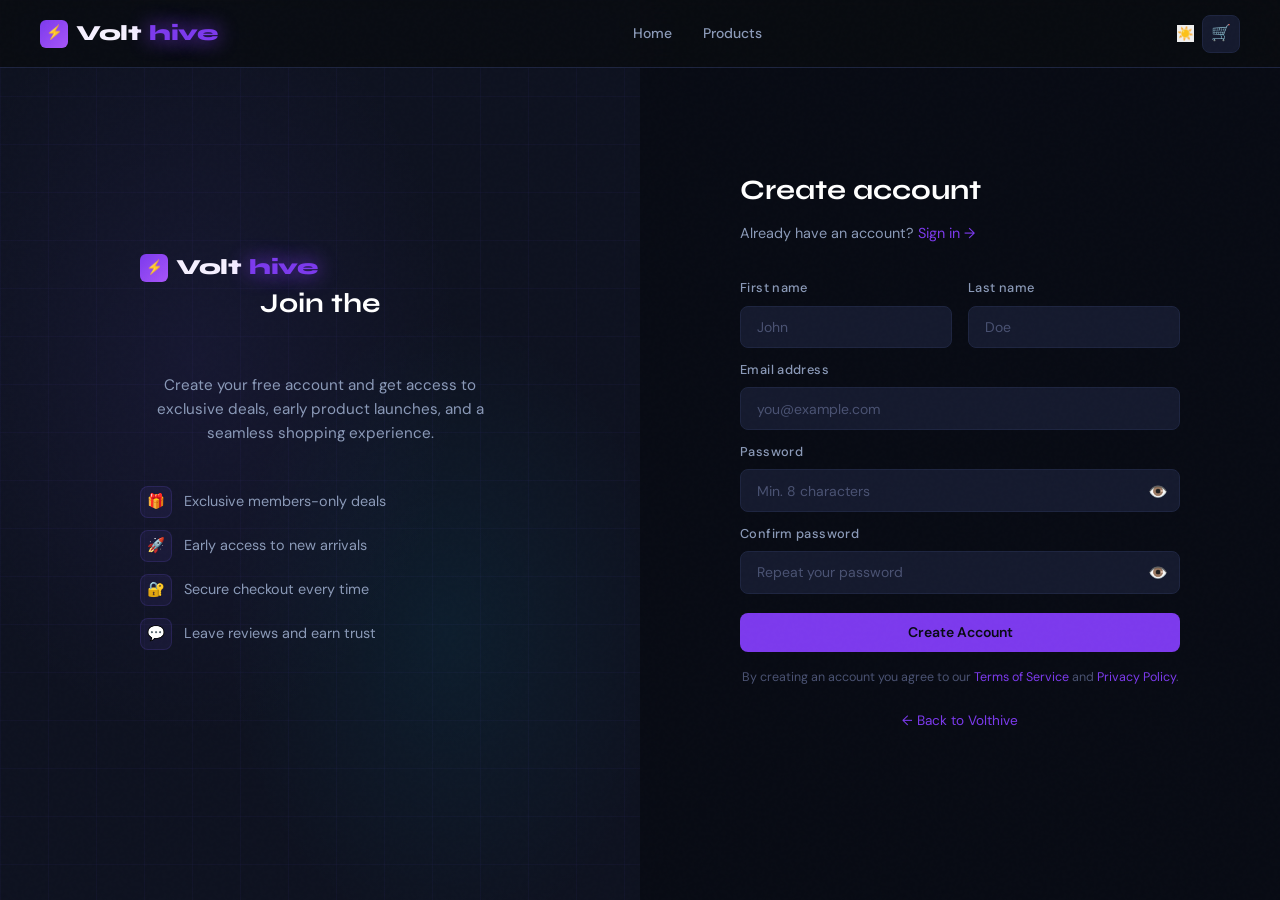
<file: register.html>
<!DOCTYPE html>
<html lang="en">
<head>
  <meta charset="UTF-8">
  <meta name="viewport" content="width=device-width, initial-scale=1.0">
  <meta name="description" content="Create your free Volthive account and start shopping premium electronics today.">
  <title>Register — Volthive</title>
  <link rel="stylesheet" href="css/style.css">
  <style>
    /* ── Auth Page Layout ───────────────────────────────── */
    .auth-page {
      min-height: 100vh;
      display: grid;
      grid-template-columns: 1fr 1fr;
    }

    /* Left panel — branding */
    .auth-panel {
      background: var(--bg-2);
      display: flex;
      flex-direction: column;
      align-items: center;
      justify-content: center;
      padding: 3rem;
      position: relative;
      overflow: hidden;
    }
    .auth-panel::before {
      content: '';
      position: absolute;
      inset: 0;
      background:
        radial-gradient(ellipse 60% 60% at 30% 40%, rgba(123,92,255,.08) 0%, transparent 70%),
        radial-gradient(ellipse 50% 50% at 70% 70%, rgba(0,212,255,.06) 0%, transparent 70%);
    }
    .auth-panel__grid {
      position: absolute;
      inset: 0;
      background-image:
        linear-gradient(rgba(123,92,255,.04) 1px, transparent 1px),
        linear-gradient(90deg, rgba(123,92,255,.04) 1px, transparent 1px);
      background-size: 48px 48px;
    }
    .auth-panel__content {
      position: relative;
      z-index: 1;
      text-align: center;
      max-width: 360px;
    }
    .auth-panel__logo {
      font-family: var(--font-display);
      font-size: 2rem;
      font-weight: 700;
      color: var(--text-1);
      text-decoration: none;
      display: inline-flex;
      align-items: center;
      gap: .5rem;
      margin-bottom: 2.5rem;
    }
    .auth-panel__logo span { color: var(--accent); }
    .auth-panel__logo-icon {
      width: 44px; height: 44px;
      background: var(--accent-gradient);
      border-radius: 12px;
      display: flex; align-items: center; justify-content: center;
      font-size: 1.4rem;
      box-shadow: 0 0 20px rgba(0,212,255,.4);
    }
    .auth-panel__tagline {
      font-size: 1.7rem;
      font-family: var(--font-display);
      font-weight: 700;
      color: var(--text-1);
      line-height: 1.3;
      margin-bottom: 1rem;
    }
    .auth-panel__tagline .line-accent {
      background: var(--accent-gradient);
      -webkit-background-clip: text;
      -webkit-text-fill-color: transparent;
      background-clip: text;
    }
    .auth-panel__sub {
      color: var(--text-2);
      font-size: .95rem;
      line-height: 1.6;
      margin-bottom: 2.5rem;
    }
    .auth-panel__perks {
      display: flex;
      flex-direction: column;
      gap: .75rem;
      text-align: left;
    }
    .auth-perk {
      display: flex;
      align-items: center;
      gap: .75rem;
      font-size: .9rem;
      color: var(--text-2);
    }
    .auth-perk__icon {
      width: 32px; height: 32px;
      background: rgba(123,92,255,.08);
      border: 1px solid rgba(123,92,255,.15);
      border-radius: 8px;
      display: flex; align-items: center; justify-content: center;
      font-size: .9rem;
      flex-shrink: 0;
    }

    /* Right panel — form */
    .auth-form-panel {
      background: var(--bg-1);
      display: flex;
      flex-direction: column;
      align-items: center;
      justify-content: center;
      padding: 3rem 2rem;
    }
    .auth-form-wrap {
      width: 100%;
      max-width: 440px;
    }
    .auth-form-wrap h1 {
      font-family: var(--font-display);
      font-size: 1.75rem;
      font-weight: 700;
      color: var(--text-1);
      margin-bottom: .5rem;
    }
    .auth-form-wrap .auth-sub {
      color: var(--text-2);
      font-size: .9rem;
      margin-bottom: 2rem;
    }
    .auth-form-wrap .auth-sub a {
      color: var(--accent);
      text-decoration: none;
    }
    .auth-form-wrap .auth-sub a:hover { text-decoration: underline; }

    /* Two-col fields */
    .form-row {
      display: grid;
      grid-template-columns: 1fr 1fr;
      gap: 1rem;
    }
    @media (max-width: 480px) {
      .form-row { grid-template-columns: 1fr; }
    }

    /* Password strength bar */
    .pwd-strength {
      margin-top: .4rem;
    }
    .pwd-strength__bar {
      height: 4px;
      border-radius: 2px;
      background: var(--bg-3);
      overflow: hidden;
    }
    .pwd-strength__fill {
      height: 100%;
      width: 0%;
      border-radius: 2px;
      transition: width .3s, background .3s;
    }
    .pwd-strength__label {
      font-size: .75rem;
      color: var(--text-3);
      margin-top: .25rem;
    }

    /* Terms note */
    .auth-terms {
      font-size: .78rem;
      color: var(--text-3);
      text-align: center;
      margin-top: 1rem;
      line-height: 1.5;
    }
    .auth-terms a { color: var(--accent); text-decoration: none; }

    /* Submit spinner */
    .btn-spinner {
      display: none;
      width: 16px; height: 16px;
      border: 2px solid rgba(255,255,255,.3);
      border-top-color: white;
      border-radius: 50%;
      animation: spin .6s linear infinite;
      margin-left: .5rem;
    }
    @keyframes spin { to { transform: rotate(360deg); } }
    .btn--loading .btn-spinner { display: inline-block; }
    .btn--loading .btn-label   { opacity: .7; }

    /* Back link */
    .auth-back {
      margin-top: 1.5rem;
      text-align: center;
      font-size: .85rem;
      color: var(--text-2);
    }
    .auth-back a { color: var(--accent); text-decoration: none; }
    .auth-back a:hover { text-decoration: underline; }

    /* Responsive */
    @media (max-width: 768px) {
      .auth-page { grid-template-columns: 1fr; }
      .auth-panel { display: none; }
      .auth-form-panel { padding: 2rem 1.5rem; justify-content: flex-start; padding-top: 6rem; }
    }
  </style>
</head>
<body>

<!-- ═══════════════════════════════════════════
     NAVIGATION
════════════════════════════════════════════ -->
<nav class="nav" id="mainNav">
  <div class="container">
    <div class="nav__inner">
      <a href="index.html" class="nav__logo">
        <div class="nav__logo-icon">⚡</div>
        Volt<span>hive</span>
      </a>
      <ul class="nav__links">
        <li><a href="index.html"    class="nav__link">Home</a></li>
        <li><a href="products.html" class="nav__link">Products</a></li>
      </ul>
      <div class="nav__actions">
        <button id="darkToggle" class="dark-toggle" title="Toggle theme" aria-label="Toggle dark mode">☀️</button>
        <a href="cart.html" class="nav__btn" title="Cart" aria-label="Cart">
          🛒
          <span class="nav__badge cart-badge" style="display:none">0</span>
        </a>
        <button id="hamburger" class="nav__hamburger" aria-label="Toggle mobile menu">
          <span></span><span></span><span></span>
        </button>
      </div>
    </div>
  </div>
</nav>

<!-- Mobile Nav -->
<div id="mobileNav" class="nav__mobile" role="dialog" aria-label="Mobile navigation">
  <a href="index.html"    class="nav__mobile-link">🏠 Home</a>
  <a href="products.html" class="nav__mobile-link">📦 Products</a>
  <a href="cart.html"     class="nav__mobile-link">🛒 Cart</a>
  <a href="login.html"    class="nav__mobile-link">👤 Account</a>
</div>

<!-- ═══════════════════════════════════════════
     AUTH PAGE
════════════════════════════════════════════ -->
<main class="auth-page">

  <!-- Left: Branding panel -->
  <div class="auth-panel">
    <div class="auth-panel__grid"></div>
    <div class="auth-panel__content">

      <span class="nav__logo">
        <div class="nav__logo-icon">⚡</div>
        Volt<span>hive</span>
      </span>

      <p class="auth-panel__tagline">
        Join the<br>
        <span class="line-accent">tech community</span>
      </p>
      <p class="auth-panel__sub">
        Create your free account and get access to exclusive deals, early product launches, and a seamless shopping experience.
      </p>

      <div class="auth-panel__perks">
        <div class="auth-perk">
          <div class="auth-perk__icon">🎁</div>
          <span>Exclusive members-only deals</span>
        </div>
        <div class="auth-perk">
          <div class="auth-perk__icon">🚀</div>
          <span>Early access to new arrivals</span>
        </div>
        <div class="auth-perk">
          <div class="auth-perk__icon">🔐</div>
          <span>Secure checkout every time</span>
        </div>
        <div class="auth-perk">
          <div class="auth-perk__icon">💬</div>
          <span>Leave reviews and earn trust</span>
        </div>
      </div>

    </div>
  </div>

  <!-- Right: Register form -->
  <div class="auth-form-panel">
    <div class="auth-form-wrap">

      <h1>Create account</h1>
      <p class="auth-sub">
        Already have an account? <a href="login.html">Sign in →</a>
      </p>

      <!-- Register Form -->
      <form id="registerForm" novalidate>

        <div class="form-row">
          <div class="form-group">
            <label for="registerFirstName" class="form-label">First name</label>
            <input
              type="text"
              id="registerFirstName"
              name="firstName"
              class="form-input"
              placeholder="John"
              autocomplete="given-name"
              required
              aria-describedby="registerFirstNameError"
            >
            <span class="form-error" id="registerFirstNameError" role="alert"></span>
          </div>
          <div class="form-group">
            <label for="registerLastName" class="form-label">Last name</label>
            <input
              type="text"
              id="registerLastName"
              name="lastName"
              class="form-input"
              placeholder="Doe"
              autocomplete="family-name"
              required
              aria-describedby="registerLastNameError"
            >
            <span class="form-error" id="registerLastNameError" role="alert"></span>
          </div>
        </div>

        <!-- Hidden full name field that auth.js reads as #registerName -->
        <input type="hidden" id="registerName">

        <div class="form-group">
          <label for="registerEmail" class="form-label">Email address</label>
          <input
            type="email"
            id="registerEmail"
            name="email"
            class="form-input"
            placeholder="you@example.com"
            autocomplete="email"
            required
            aria-describedby="registerEmailError"
          >
          <span class="form-error" id="registerEmailError" role="alert"></span>
        </div>

        <div class="form-group">
          <label for="registerPassword" class="form-label">Password</label>
          <div style="position:relative">
            <input
              type="password"
              id="registerPassword"
              name="password"
              class="form-input"
              placeholder="Min. 8 characters"
              autocomplete="new-password"
              required
              style="padding-right:3rem"
              aria-describedby="registerPasswordError"
            >
            <button type="button" id="regPwdToggle" class="toggle-eye"
                    aria-label="Toggle password visibility"
                    style="position:absolute;right:.75rem;top:50%;transform:translateY(-50%);background:none;border:none;cursor:pointer;font-size:1rem;color:var(--text-2);padding:0">
              👁️
            </button>
          </div>
          <!-- Strength bar -->
          <div class="pwd-strength" id="pwdStrength" style="display:none">
            <div class="pwd-strength__bar">
              <div class="pwd-strength__fill" id="pwdStrengthFill"></div>
            </div>
            <div class="pwd-strength__label" id="pwdStrengthLabel">Weak</div>
          </div>
          <span class="form-error" id="registerPasswordError" role="alert"></span>
        </div>

        <div class="form-group">
          <label for="registerConfirm" class="form-label">Confirm password</label>
          <div style="position:relative">
            <input
              type="password"
              id="registerConfirm"
              name="confirmPassword"
              class="form-input"
              placeholder="Repeat your password"
              autocomplete="new-password"
              required
              style="padding-right:3rem"
              aria-describedby="registerConfirmError"
            >
            <button type="button" id="regConfirmToggle" class="toggle-eye"
                    aria-label="Toggle password visibility"
                    style="position:absolute;right:.75rem;top:50%;transform:translateY(-50%);background:none;border:none;cursor:pointer;font-size:1rem;color:var(--text-2);padding:0">
              👁️
            </button>
          </div>
          <span class="form-error" id="registerConfirmError" role="alert"></span>
        </div>

        <button type="submit" id="registerSubmit" class="btn btn-primary" style="width:100%;justify-content:center;margin-top:.5rem">
          <span class="btn-label">Create Account</span>
          <span id="registerSpinner" class="btn-spinner"></span>
        </button>

        <p class="auth-terms">
          By creating an account you agree to our
          <a href="#">Terms of Service</a> and <a href="#">Privacy Policy</a>.
        </p>

      </form>

      <div class="auth-back">
        <a href="index.html">← Back to Volthive</a>
      </div>

    </div>
  </div>

</main>

<!-- Toast container -->
<div id="toastContainer" class="toast-container" aria-live="polite"></div>

<script src="js/main.js"></script>
<script src="js/auth.js"></script>
<script src="js/api.js"></script>
<script src="js/products.js"></script>
<script src="js/cart.js"></script>

<script>
  // Combine first + last name into #registerName before auth.js reads it
  const firstInput   = document.getElementById('registerFirstName');
  const lastInput    = document.getElementById('registerLastName');
  const hiddenName   = document.getElementById('registerName');
  const registerForm = document.getElementById('registerForm');

  function syncFullName() {
    const first = firstInput.value.trim();
    const last  = lastInput.value.trim();
    hiddenName.value = [first, last].filter(Boolean).join(' ');
  }
  firstInput.addEventListener('input', syncFullName);
  lastInput.addEventListener('input', syncFullName);

  // Validate first/last independently (auth.js validates #registerName)
  function validateSplit(input, errorId, label) {
    const errEl = document.getElementById(errorId);
    if (!input.value.trim()) {
      input.classList.add('form-input--error');
      errEl.textContent = `${label} is required`;
      return false;
    }
    input.classList.remove('form-input--error');
    errEl.textContent = '';
    return true;
  }

  registerForm.addEventListener('submit', (e) => {
    syncFullName();  
    const v1 = validateSplit(firstInput, 'registerFirstNameError', 'First name');
    const v2 = validateSplit(lastInput,  'registerLastNameError',  'Last name');
    if (!v1 || !v2) e.preventDefault();
  }, true); // capture phase — runs before auth.js

  // Password visibility toggles
  function togglePwd(toggleId, inputId) {
    const btn = document.getElementById(toggleId);
    const inp = document.getElementById(inputId);
    if (!btn || !inp) return;
    btn.addEventListener('click', () => {
      const isText = inp.type === 'text';
      inp.type = isText ? 'password' : 'text';
      btn.textContent = isText ? '👁️' : '🙈';
    });
  }
  togglePwd('regPwdToggle',     'registerPassword');
  togglePwd('regConfirmToggle', 'registerConfirm');

  // Password strength meter
  const pwdInput        = document.getElementById('registerPassword');
  const strengthWrap    = document.getElementById('pwdStrength');
  const strengthFill    = document.getElementById('pwdStrengthFill');
  const strengthLabel   = document.getElementById('pwdStrengthLabel');

  pwdInput.addEventListener('input', () => {
    const val = pwdInput.value;
    if (!val) { strengthWrap.style.display = 'none'; return; }
    strengthWrap.style.display = 'block';

    let score = 0;
    if (val.length >= 8)                score++;
    if (/[A-Z]/.test(val))              score++;
    if (/[0-9]/.test(val))              score++;
    if (/[^A-Za-z0-9]/.test(val))       score++;

    const levels = [
      { label: 'Weak',   color: '#ef4444', pct: '25%' },
      { label: 'Fair',   color: '#f97316', pct: '50%' },
      { label: 'Good',   color: '#eab308', pct: '75%' },
      { label: 'Strong', color: '#22c55e', pct: '100%' },
    ];
    const lvl = levels[Math.max(0, score - 1)];
    strengthFill.style.width      = lvl.pct;
    strengthFill.style.background = lvl.color;
    strengthLabel.textContent     = lvl.label;
    strengthLabel.style.color     = lvl.color;
  });

  // Redirect already-logged-in users
  const currentUser = JSON.parse(localStorage.getItem('volthive_user') || 'null');
  if (currentUser) window.location.href = 'profile.html';
</script>
</body>
</html>
</file>
<file: css/style.css>
/* ============================================================
   VOLTHIVE — Electronics & Gadgets Store
   style.css — Main Stylesheet
   ============================================================ */

/* ── Google Fonts ── */
@import url('https://fonts.googleapis.com/css2?family=Syne:wght@400;600;700;800&family=DM+Sans:ital,wght@0,300;0,400;0,500;1,300&display=swap');

/* ── CSS Variables ── */
:root {
  /* Colors */
  --bg:         #080b14;
  --bg-2:       #0e1220;
  --bg-3:       #151a2e;
  --border:     #1e2540;
  --border-2:   #2a3060;

  --accent:     #7c3aed;
  --accent-2:   #a855f7;
  --accent-glow: rgba(124, 58, 237, 0.18);
  --accent-glow-2: rgba(168, 85, 247, 0.15);

  --text:       #f5f0ff;
  --text-2:     #8b9ab8;
  --text-3:     #4a5272;
  --text-1:     #ffffff;

  --success:    #00e676;
  --warning:    #ffab00;
  --danger:     #ff3d71;

  /* Typography */
  --font-display: 'Syne', sans-serif;
  --font-body:    'DM Sans', sans-serif;

  /* Spacing */
  --nav-h: 68px;
  --radius: 12px;
  --radius-lg: 20px;
  --radius-sm: 8px;

  /* Transitions */
  --ease: cubic-bezier(0.25, 0.46, 0.45, 0.94);
  --ease-out: cubic-bezier(0.16, 1, 0.3, 1);
}

/* ── Reset & Base ── */
*, *::before, *::after { box-sizing: border-box; margin: 0; padding: 0; }

html { scroll-behavior: smooth; }

body {
  background: var(--bg);
  color: var(--text);
  font-family: var(--font-body);
  font-size: 15px;
  line-height: 1.65;
  -webkit-font-smoothing: antialiased;
  overflow-x: hidden;
}

a { color: inherit; text-decoration: none; }
img { display: block; max-width: 100%; }
button { font-family: var(--font-body); cursor: pointer; border: none; outline: none; }
input, select, textarea { font-family: var(--font-body); }
ul, ol { list-style: none; }

/* ── Scrollbar ── */
::-webkit-scrollbar { width: 6px; }
::-webkit-scrollbar-track { background: var(--bg-2); }
::-webkit-scrollbar-thumb { background: var(--border-2); border-radius: 99px; }
::-webkit-scrollbar-thumb:hover { background: var(--text-3); }

/* ── Layout ── */
.container { width: min(1200px, 100% - 2rem); margin-inline: auto; }
.section { padding: 80px 0; }
.section-sm { padding: 48px 0; }

/* ── Noise Texture overlay ── */
body::before {
  content: '';
  position: fixed;
  inset: 0;
  background-image: url("data:image/svg+xml,%3Csvg viewBox='0 0 256 256' xmlns='http://www.w3.org/2000/svg'%3E%3Cfilter id='n'%3E%3CfeTurbulence type='fractalNoise' baseFrequency='0.9' numOctaves='4' stitchTiles='stitch'/%3E%3C/filter%3E%3Crect width='100%25' height='100%25' filter='url(%23n)' opacity='0.03'/%3E%3C/svg%3E");
  pointer-events: none;
  z-index: 9999;
  opacity: 0.4;
}

/* ============================================================
   NAVIGATION
   ============================================================ */
.nav {
  position: fixed;
  top: 0; left: 0; right: 0;
  height: var(--nav-h);
  z-index: 1000;
  display: flex;
  align-items: center;
  background: rgba(10, 12, 16, 0.85);
  backdrop-filter: blur(20px) saturate(1.8);
  border-bottom: 1px solid var(--border);
  transition: background 0.3s var(--ease);
}

.nav.scrolled { background: rgba(10, 12, 16, 0.97); }

.nav__inner {
  display: flex;
  align-items: center;
  justify-content: space-between;
  gap: 1.5rem;
  width: 100%;
}

.nav__logo {
  font-family: var(--font-display);
  font-size: 1.35rem;
  font-weight: 800;
  letter-spacing: -0.02em;
  color: var(--text);
  display: flex;
  align-items: center;
  gap: 0.5rem;
}

.nav__logo span {
  color: var(--accent);
  text-shadow: 0 0 20px var(--accent);
}

.nav__logo-icon {
  width: 28px; height: 28px;
  background: linear-gradient(135deg, var(--accent), var(--accent-2));
  border-radius: 6px;
  display: flex; align-items: center; justify-content: center;
  font-size: 0.85rem;
}

.nav__links {
  display: flex;
  align-items: center;
  gap: 0.25rem;
}

.nav__link {
  padding: 0.4rem 0.85rem;
  border-radius: var(--radius-sm);
  font-size: 0.875rem;
  font-weight: 500;
  color: var(--text-2);
  transition: color 0.2s, background 0.2s;
}

.nav__link:hover, .nav__link.active {
  color: var(--text);
  background: var(--bg-3);
}

.nav__actions {
  display: flex;
  align-items: center;
  gap: 0.5rem;
}

.nav__search {
  position: relative;
}

.nav__search-input {
  width: 200px;
  padding: 0.45rem 1rem 0.45rem 2.4rem;
  background: var(--bg-3);
  border: 1px solid var(--border);
  border-radius: 99px;
  color: var(--text);
  font-size: 0.8rem;
  transition: border-color 0.2s, width 0.3s var(--ease-out);
}

.nav__search-input:focus {
  outline: none;
  border-color: var(--accent);
  width: 260px;
}

.nav__search-icon {
  position: absolute;
  left: 0.75rem;
  top: 50%; transform: translateY(-50%);
  color: var(--text-3);
  pointer-events: none;
  font-size: 0.8rem;
}

.nav__btn {
  position: relative;
  width: 38px; height: 38px;
  background: var(--bg-3);
  border: 1px solid var(--border);
  border-radius: var(--radius-sm);
  color: var(--text-2);
  display: flex; align-items: center; justify-content: center;
  font-size: 1rem;
  transition: color 0.2s, border-color 0.2s, background 0.2s;
}

.nav__btn:hover { color: var(--text); border-color: var(--border-2); background: var(--bg-2); }

.nav__badge {
  position: absolute;
  top: -6px; right: -6px;
  width: 18px; height: 18px;
  background: var(--accent);
  color: var(--bg);
  font-size: 0.6rem;
  font-weight: 700;
  border-radius: 99px;
  display: flex; align-items: center; justify-content: center;
}

.nav__hamburger {
  display: none;
  flex-direction: column;
  gap: 4px;
  width: 38px; height: 38px;
  align-items: center; justify-content: center;
  background: var(--bg-3);
  border: 1px solid var(--border);
  border-radius: var(--radius-sm);
}

.nav__hamburger span {
  display: block;
  width: 18px; height: 2px;
  background: var(--text-2);
  border-radius: 99px;
  transition: transform 0.3s, opacity 0.3s;
}

.nav__mobile {
  display: none;
  position: fixed;
  top: var(--nav-h); left: 0; right: 0; bottom: 0;
  background: rgba(10,12,16,0.97);
  backdrop-filter: blur(20px);
  z-index: 999;
  padding: 2rem;
  flex-direction: column;
  gap: 0.5rem;
}

.nav__mobile.open { display: flex; }

.nav__mobile-link {
  padding: 0.75rem 1rem;
  border-radius: var(--radius-sm);
  font-size: 1.1rem;
  font-weight: 500;
  color: var(--text-2);
  border-bottom: 1px solid var(--border);
  transition: color 0.2s;
}

.nav__mobile-link:hover { color: var(--accent); }

/* ============================================================
   BUTTONS
   ============================================================ */
.btn {
  display: inline-flex;
  align-items: center;
  justify-content: center;
  gap: 0.5rem;
  padding: 0.65rem 1.4rem;
  border-radius: var(--radius-sm);
  font-size: 0.875rem;
  font-weight: 500;
  transition: all 0.2s var(--ease);
  white-space: nowrap;
}

.btn-primary {
  background: var(--accent);
  color: var(--bg);
  font-weight: 600;
  box-shadow: 0 0 0 0 var(--accent-glow);
}

.btn-primary:hover {
  background: #9333ea;
  box-shadow: 0 0 0 8px var(--accent-glow), 0 4px 20px rgba(124,58,237,0.35);
  transform: translateY(-1px);
}

.btn-secondary {
  background: var(--bg-3);
  color: var(--text);
  border: 1px solid var(--border-2);
}

.btn-secondary:hover {
  background: var(--bg-2);
  border-color: var(--accent);
  color: var(--accent);
}

.btn-ghost {
  background: transparent;
  color: var(--text-2);
  border: 1px solid var(--border);
}

.btn-ghost:hover { color: var(--text); border-color: var(--border-2); background: var(--bg-3); }

.btn-danger {
  background: rgba(255,61,113,0.12);
  color: var(--danger);
  border: 1px solid rgba(255,61,113,0.2);
}

.btn-danger:hover { background: rgba(255,61,113,0.2); }

.btn-lg { padding: 0.85rem 2rem; font-size: 1rem; border-radius: var(--radius); }
.btn-sm { padding: 0.4rem 0.9rem; font-size: 0.78rem; }
.btn-full { width: 100%; }

/* ============================================================
   BADGES & TAGS
   ============================================================ */
.badge {
  display: inline-flex;
  align-items: center;
  padding: 0.2rem 0.65rem;
  border-radius: 99px;
  font-size: 0.72rem;
  font-weight: 600;
  letter-spacing: 0.03em;
  text-transform: uppercase;
}

.badge-accent { background: rgba(124,58,237,0.12); color: var(--accent); border: 1px solid rgba(124,58,237,0.2); }
.badge-purple { background: rgba(168,85,247,0.12); color: var(--accent-2); border: 1px solid rgba(168,85,247,0.2); }
.badge-success { background: rgba(0,230,118,0.1); color: var(--success); border: 1px solid rgba(0,230,118,0.2); }
.badge-warning { background: rgba(255,171,0,0.1); color: var(--warning); border: 1px solid rgba(255,171,0,0.2); }
.badge-danger  { background: rgba(255,61,113,0.1); color: var(--danger);  border: 1px solid rgba(255,61,113,0.2); }

/* ============================================================
   FORM ELEMENTS
   ============================================================ */
.form-group { display: flex; flex-direction: column; gap: 0.45rem; }

.form-label {
  font-size: 0.8rem;
  font-weight: 500;
  color: var(--text-2);
  letter-spacing: 0.03em;
}

.form-input, .form-select, .form-textarea {
  padding: 0.7rem 1rem;
  background: var(--bg-3);
  border: 1px solid var(--border);
  border-radius: var(--radius-sm);
  color: var(--text);
  font-size: 0.875rem;
  transition: border-color 0.2s, box-shadow 0.2s;
  width: 100%;
}

.form-input:focus, .form-select:focus, .form-textarea:focus {
  outline: none;
  border-color: var(--accent);
  box-shadow: 0 0 0 3px var(--accent-glow);
}

.form-input::placeholder { color: var(--text-3); }
.form-select { appearance: none; cursor: pointer; }
.form-textarea { resize: vertical; min-height: 100px; }

.form-input.error { border-color: var(--danger); }
.form-error { font-size: 0.75rem; color: var(--danger); margin-top: 0.25rem; }

/* ============================================================
   PRODUCT CARD
   ============================================================ */
.product-card {
  background: var(--bg-2);
  border: 1px solid var(--border);
  border-radius: var(--radius-lg);
  overflow: hidden;
  transition: transform 0.25s var(--ease), border-color 0.25s, box-shadow 0.25s;
  position: relative;
  display: flex;
  flex-direction: column;
}

.product-card:hover {
  transform: translateY(-4px);
  border-color: var(--border-2);
  box-shadow: 0 16px 48px rgba(0,0,0,0.4), 0 0 0 1px rgba(124,58,237,0.08);
}

.product-card__image-wrap {
  position: relative;
  aspect-ratio: 4/3;
  background: var(--bg-3);
  overflow: hidden;
}

.product-card__image {
  width: 100%;
  height: 100%;
  object-fit: cover;
  transition: transform 0.4s var(--ease);
}

.product-card:hover .product-card__image { transform: scale(1.04); }

.product-card__badges {
  position: absolute;
  top: 0.75rem; left: 0.75rem;
  display: flex; flex-direction: column; gap: 0.35rem;
}

.product-card__actions {
  position: absolute;
  top: 0.75rem; right: 0.75rem;
  display: flex; flex-direction: column; gap: 0.35rem;
  opacity: 0;
  transform: translateX(8px);
  transition: opacity 0.2s, transform 0.2s;
}

.product-card:hover .product-card__actions { opacity: 1; transform: translateX(0); }

.product-card__action-btn {
  width: 34px; height: 34px;
  background: rgba(10,12,16,0.85);
  backdrop-filter: blur(8px);
  border: 1px solid var(--border-2);
  border-radius: var(--radius-sm);
  color: var(--text-2);
  display: flex; align-items: center; justify-content: center;
  font-size: 0.85rem;
  transition: color 0.2s, border-color 0.2s;
}

.product-card__action-btn:hover { color: var(--accent); border-color: var(--accent); }
.product-card__action-btn.wishlisted { color: var(--danger); border-color: var(--danger); }

.product-card__body { padding: 1rem 1.1rem; display: flex; flex-direction: column; gap: 0.5rem; flex: 1; }

.product-card__category {
  font-size: 0.72rem;
  font-weight: 600;
  text-transform: uppercase;
  letter-spacing: 0.06em;
  color: var(--accent);
}

.product-card__name {
  font-family: var(--font-display);
  font-size: 0.95rem;
  font-weight: 600;
  color: var(--text);
  line-height: 1.4;
  display: -webkit-box;
  -webkit-line-clamp: 2;
  -webkit-box-orient: vertical;
  overflow: hidden;
}

.product-card__rating {
  display: flex;
  align-items: center;
  gap: 0.4rem;
  font-size: 0.78rem;
}

.stars { color: var(--warning); letter-spacing: 1px; }
.rating-count { color: var(--text-3); }

.product-card__footer {
  display: flex;
  align-items: center;
  justify-content: space-between;
  gap: 0.5rem;
  margin-top: auto;
  padding-top: 0.75rem;
  border-top: 1px solid var(--border);
}

.product-card__price { font-family: var(--font-display); font-size: 1.1rem; font-weight: 700; color: var(--text); }
.product-card__price-old { font-size: 0.8rem; color: var(--text-3); text-decoration: line-through; margin-top: 0.1rem; }

.product-card__add-btn {
  padding: 0.45rem 0.85rem;
  background: var(--accent);
  color: var(--bg);
  border-radius: var(--radius-sm);
  font-size: 0.78rem;
  font-weight: 600;
  transition: background 0.2s, transform 0.15s;
}

.product-card__add-btn:hover { background: #9333ea; transform: scale(1.03); }
.product-card__add-btn.added { background: var(--success); color: var(--bg); }

/* ============================================================
   PRODUCT GRID
   ============================================================ */
.product-grid {
  display: grid;
  grid-template-columns: repeat(auto-fill, minmax(240px, 1fr));
  gap: 1.25rem;
}

/* ============================================================
   SECTION HEADERS
   ============================================================ */
.section-header { margin-bottom: 2.5rem; }

.section-header__eyebrow {
  display: inline-flex;
  align-items: center;
  gap: 0.5rem;
  font-size: 0.72rem;
  font-weight: 700;
  letter-spacing: 0.1em;
  text-transform: uppercase;
  color: var(--accent);
  margin-bottom: 0.6rem;
}

.section-header__eyebrow::before {
  content: '';
  display: block;
  width: 20px; height: 2px;
  background: var(--accent);
  border-radius: 99px;
}

.section-header__title {
  font-family: var(--font-display);
  font-size: clamp(1.6rem, 3vw, 2.2rem);
  font-weight: 800;
  color: var(--text);
  line-height: 1.2;
  letter-spacing: -0.03em;
}

.section-header__title em {
  font-style: normal;
  color: var(--accent);
}

.section-header__subtitle { color: var(--text-2); margin-top: 0.5rem; max-width: 520px; }

.section-header--center { text-align: center; }
.section-header--center .section-header__eyebrow { margin-inline: auto; }
.section-header--center .section-header__subtitle { margin-inline: auto; }

/* ============================================================
   FOOTER
   ============================================================ */
.footer {
  background: var(--bg-2);
  border-top: 1px solid var(--border);
  padding: 60px 0 0;
  margin-top: 80px;
}

.footer__grid {
  display: grid;
  grid-template-columns: 1.5fr 1fr 1fr 1fr;
  gap: 2rem;
  padding-bottom: 3rem;
}

.footer__brand-name {
  font-family: var(--font-display);
  font-size: 1.3rem;
  font-weight: 800;
  margin-bottom: 0.75rem;
}

.footer__brand-name span { color: var(--accent); }

.footer__tagline { color: var(--text-2); font-size: 0.875rem; line-height: 1.7; max-width: 260px; }

.footer__socials { display: flex; gap: 0.5rem; margin-top: 1.25rem; }

.footer__social {
  width: 36px; height: 36px;
  background: var(--bg-3);
  border: 1px solid var(--border);
  border-radius: var(--radius-sm);
  display: flex; align-items: center; justify-content: center;
  color: var(--text-2);
  font-size: 0.85rem;
  transition: color 0.2s, border-color 0.2s;
}

.footer__social:hover { color: var(--accent); border-color: var(--accent); }

.footer__col-title {
  font-family: var(--font-display);
  font-size: 0.85rem;
  font-weight: 700;
  color: var(--text);
  text-transform: uppercase;
  letter-spacing: 0.06em;
  margin-bottom: 1rem;
}

.footer__links { display: flex; flex-direction: column; gap: 0.5rem; }

.footer__link {
  font-size: 0.875rem;
  color: var(--text-2);
  transition: color 0.2s;
}

.footer__link:hover { color: var(--accent); }

.footer__bottom {
  border-top: 1px solid var(--border);
  padding: 1.25rem 0;
  display: flex;
  align-items: center;
  justify-content: space-between;
  gap: 1rem;
  font-size: 0.8rem;
  color: var(--text-3);
}

/* ============================================================
   HOMEPAGE — HERO
   ============================================================ */
.hero {
  min-height: 100vh;
  display: flex;
  align-items: center;
  padding-top: var(--nav-h);
  position: relative;
  overflow: hidden;
}

.hero__bg {
  position: absolute;
  inset: 0;
  background:
   radial-gradient(ellipse 80% 60% at 60% 40%, rgba(124,58,237,0.06) 0%, transparent 70%),
   radial-gradient(ellipse 50% 50% at 20% 80%, rgba(168,85,247,0.05) 0%, transparent 60%),
    var(--bg);
}

.hero__grid-lines {
  position: absolute;
  inset: 0;
  background-image:
    linear-gradient(var(--border) 1px, transparent 1px),
    linear-gradient(90deg, var(--border) 1px, transparent 1px);
  background-size: 60px 60px;
  mask-image: radial-gradient(ellipse 70% 70% at 50% 50%, black 30%, transparent 80%);
  opacity: 0.4;
}

.hero__inner {
  position: relative;
  display: grid;
  grid-template-columns: 1fr 1fr;
  gap: 3rem;
  align-items: center;
}

.hero__eyebrow {
  display: inline-flex;
  align-items: center;
  gap: 0.6rem;
  padding: 0.3rem 0.8rem 0.3rem 0.4rem;
  background: rgba(124,58,237,0.06);
  border: 1px solid rgba(124,58,237,0.15);
  border-radius: 99px;
  font-size: 0.75rem;
  font-weight: 600;
  color: var(--accent);
  letter-spacing: 0.04em;
  text-transform: uppercase;
  margin-bottom: 1.25rem;
}

.hero__eyebrow-dot {
  width: 6px; height: 6px;
  background: var(--accent);
  border-radius: 50%;
  animation: pulse-dot 2s ease-in-out infinite;
}

@keyframes pulse-dot {
  0%, 100% { opacity: 1; transform: scale(1); }
  50% { opacity: 0.5; transform: scale(0.8); }
}

.hero__title {
  font-family: var(--font-display);
  font-size: clamp(2.4rem, 5vw, 3.8rem);
  font-weight: 800;
  line-height: 1.1;
  letter-spacing: -0.04em;
  margin-bottom: 1.25rem;
}

.hero__title .line-accent {
  background: linear-gradient(90deg, var(--accent), var(--accent-2));
  -webkit-background-clip: text;
  -webkit-text-fill-color: transparent;
  background-clip: text;
}

.hero__subtitle {
  color: var(--text-2);
  font-size: 1.05rem;
  line-height: 1.7;
  max-width: 480px;
  margin-bottom: 2rem;
}

.hero__actions { display: flex; gap: 0.75rem; flex-wrap: wrap; margin-bottom: 2.5rem; }

.hero__stats {
  display: flex;
  gap: 2rem;
  padding-top: 2rem;
  border-top: 1px solid var(--border);
}

.hero__stat-num {
  font-family: var(--font-display);
  font-size: 1.5rem;
  font-weight: 800;
  color: var(--text);
}

.hero__stat-label { font-size: 0.78rem; color: var(--text-2); margin-top: 0.15rem; }

.hero__visual {
  position: relative;
  display: flex;
  align-items: center;
  justify-content: center;
}

.hero__visual-ring {
  position: absolute;
  border-radius: 50%;
  border: 1px solid var(--border);
  animation: spin-slow linear infinite;
}

.hero__visual-ring:nth-child(1) { width: 420px; height: 420px; animation-duration: 40s; }
.hero__visual-ring:nth-child(2) { width: 320px; height: 320px; animation-duration: 28s; animation-direction: reverse; border-style: dashed; opacity: 0.5; }

@keyframes spin-slow {
  from { transform: rotate(0deg); }
  to   { transform: rotate(360deg); }
}

.hero__product-showcase {
  position: relative;
  z-index: 2;
  width: 320px; height: 320px;
  background: var(--bg-3);
  border: 1px solid var(--border-2);
  border-radius: var(--radius-lg);
  display: flex; align-items: center; justify-content: center;
  box-shadow: 0 0 80px rgba(124,58,237,0.08), inset 0 1px 0 rgba(255,255,255,0.05);
  overflow: hidden;
}

.hero__product-showcase img {
  width: 85%;
  height: 85%;
  object-fit: contain;
  filter: drop-shadow(0 20px 40px rgba(124,58,237,0.15));
}

.hero__floating-badge {
  position: absolute;
  background: var(--bg-2);
  border: 1px solid var(--border-2);
  border-radius: var(--radius);
  padding: 0.6rem 0.9rem;
  backdrop-filter: blur(12px);
  font-size: 0.78rem;
}

.hero__floating-badge--price {
  top: 10%; right: -5%;
  text-align: center;
}

.hero__floating-badge--price .price {
  font-family: var(--font-display);
  font-size: 1.1rem;
  font-weight: 800;
  color: var(--accent);
}

.hero__floating-badge--rating {
  bottom: 12%; left: -8%;
}

/* ============================================================
   CATEGORIES
   ============================================================ */
.categories-grid {
  display: grid;
  grid-template-columns: repeat(auto-fill, minmax(140px, 1fr));
  gap: 1rem;
}

.category-card {
  background: var(--bg-2);
  border: 1px solid var(--border);
  border-radius: var(--radius);
  padding: 1.25rem 1rem;
  text-align: center;
  transition: border-color 0.2s, transform 0.2s;
  cursor: pointer;
}

.category-card:hover {
  border-color: var(--accent);
  transform: translateY(-2px);
}

.category-card__icon {
  font-size: 1.8rem;
  margin-bottom: 0.6rem;
}

.category-card__name {
  font-family: var(--font-display);
  font-size: 0.82rem;
  font-weight: 600;
  color: var(--text);
}

.category-card__count { font-size: 0.72rem; color: var(--text-3); margin-top: 0.2rem; }

/* ============================================================
   DEALS BANNER
   ============================================================ */
.deals-banner {
  background: linear-gradient(135deg, rgba(124,58,237,0.08), rgba(168,85,247,0.08));
  border: 1px solid var(--border);
  border-radius: var(--radius-lg);
  padding: 2.5rem 2rem;
  display: grid;
  grid-template-columns: 1fr auto;
  gap: 2rem;
  align-items: center;
  position: relative;
  overflow: hidden;
}

.deals-banner::before {
  content: '';
  position: absolute;
  top: -50%; right: -10%;
  width: 300px; height: 300px;
  background: radial-gradient(circle, rgba(124,58,237,0.08), transparent 70%);
  pointer-events: none;
}

.deals-timer {
  display: flex;
  gap: 0.75rem;
  margin-top: 1rem;
}

.deals-timer__unit {
  text-align: center;
  background: var(--bg);
  border: 1px solid var(--border-2);
  border-radius: var(--radius-sm);
  padding: 0.5rem 0.75rem;
  min-width: 58px;
}

.deals-timer__num {
  font-family: var(--font-display);
  font-size: 1.5rem;
  font-weight: 800;
  color: var(--accent);
  line-height: 1;
}

.deals-timer__label { font-size: 0.65rem; color: var(--text-3); text-transform: uppercase; letter-spacing: 0.06em; margin-top: 0.2rem; }

/* ============================================================
   PRODUCTS PAGE — FILTERS
   ============================================================ */
.products-layout {
  display: grid;
  grid-template-columns: 240px 1fr;
  gap: 1.5rem;
  align-items: start;
}

.filters-panel {
  background: var(--bg-2);
  border: 1px solid var(--border);
  border-radius: var(--radius-lg);
  padding: 1.5rem;
  position: sticky;
  top: calc(var(--nav-h) + 1rem);
}

.filters-panel__title {
  font-family: var(--font-display);
  font-size: 0.9rem;
  font-weight: 700;
  color: var(--text);
  margin-bottom: 1.25rem;
  display: flex;
  align-items: center;
  justify-content: space-between;
}

.filter-section { margin-bottom: 1.5rem; padding-bottom: 1.5rem; border-bottom: 1px solid var(--border); }
.filter-section:last-child { margin-bottom: 0; padding-bottom: 0; border-bottom: none; }

.filter-section__title {
  font-size: 0.78rem;
  font-weight: 700;
  text-transform: uppercase;
  letter-spacing: 0.06em;
  color: var(--text-2);
  margin-bottom: 0.75rem;
}

.filter-option {
  display: flex;
  align-items: center;
  gap: 0.6rem;
  padding: 0.35rem 0;
  cursor: pointer;
  font-size: 0.875rem;
  color: var(--text-2);
  transition: color 0.2s;
}

.filter-option:hover { color: var(--text); }

.filter-option input[type="checkbox"],
.filter-option input[type="radio"] {
  width: 15px; height: 15px;
  accent-color: var(--accent);
  cursor: pointer;
}

.price-range { display: flex; flex-direction: column; gap: 0.5rem; }

.price-range input[type="range"] {
  width: 100%;
  accent-color: var(--accent);
  cursor: pointer;
}

.price-range__labels { display: flex; justify-content: space-between; font-size: 0.78rem; color: var(--text-2); }

/* Products toolbar */
.products-toolbar {
  display: flex;
  align-items: center;
  justify-content: space-between;
  gap: 1rem;
  margin-bottom: 1.25rem;
  flex-wrap: wrap;
}

.products-toolbar__left { display: flex; align-items: center; gap: 0.75rem; }

.products-sort {
  padding: 0.5rem 0.9rem;
  background: var(--bg-3);
  border: 1px solid var(--border);
  border-radius: var(--radius-sm);
  color: var(--text);
  font-size: 0.825rem;
  cursor: pointer;
}

.products-count { font-size: 0.825rem; color: var(--text-2); }

.view-toggle {
  display: flex;
  gap: 0.25rem;
}

.view-toggle__btn {
  width: 34px; height: 34px;
  background: var(--bg-3);
  border: 1px solid var(--border);
  border-radius: var(--radius-sm);
  color: var(--text-2);
  display: flex; align-items: center; justify-content: center;
  font-size: 0.85rem;
  transition: color 0.2s, border-color 0.2s;
}

.view-toggle__btn.active, .view-toggle__btn:hover {
  color: var(--accent);
  border-color: var(--accent);
}

/* ============================================================
   PRODUCT DETAIL PAGE
   ============================================================ */
.product-detail__grid {
  display: grid;
  grid-template-columns: 1fr 1fr;
  gap: 3rem;
  align-items: start;
}

.product-detail__gallery { position: sticky; top: calc(var(--nav-h) + 1.5rem); }

.gallery__main {
  aspect-ratio: 1;
  background: var(--bg-3);
  border: 1px solid var(--border);
  border-radius: var(--radius-lg);
  display: flex; align-items: center; justify-content: center;
  overflow: hidden;
  margin-bottom: 0.75rem;
}

.gallery__main img {
  width: 85%;
  height: 85%;
  object-fit: contain;
  transition: transform 0.3s var(--ease);
}

.gallery__main img:hover { transform: scale(1.06); }

.gallery__thumbs { display: flex; gap: 0.6rem; }

.gallery__thumb {
  flex: 1;
  aspect-ratio: 1;
  background: var(--bg-3);
  border: 1px solid var(--border);
  border-radius: var(--radius-sm);
  overflow: hidden;
  cursor: pointer;
  transition: border-color 0.2s;
}

.gallery__thumb.active { border-color: var(--accent); }
.gallery__thumb img { width: 100%; height: 100%; object-fit: cover; }

.product-detail__info { display: flex; flex-direction: column; gap: 1.5rem; }

.product-detail__category {
  font-size: 0.75rem;
  font-weight: 700;
  text-transform: uppercase;
  letter-spacing: 0.08em;
  color: var(--accent);
}

.product-detail__title {
  font-family: var(--font-display);
  font-size: clamp(1.6rem, 3vw, 2.2rem);
  font-weight: 800;
  line-height: 1.2;
  letter-spacing: -0.02em;
}

.product-detail__price-block { display: flex; align-items: baseline; gap: 0.75rem; }

.product-detail__price {
  font-family: var(--font-display);
  font-size: 2rem;
  font-weight: 800;
  color: var(--accent);
}

.product-detail__price-old { font-size: 1rem; color: var(--text-3); text-decoration: line-through; }

.product-detail__discount {
  font-size: 0.8rem;
  font-weight: 700;
  color: var(--success);
  background: rgba(0,230,118,0.1);
  padding: 0.15rem 0.5rem;
  border-radius: 99px;
}

.product-detail__desc { color: var(--text-2); line-height: 1.75; }

.product-detail__specs {
  background: var(--bg-3);
  border: 1px solid var(--border);
  border-radius: var(--radius);
  overflow: hidden;
}

.spec-row {
  display: flex;
  padding: 0.7rem 1rem;
  border-bottom: 1px solid var(--border);
  font-size: 0.875rem;
}

.spec-row:last-child { border-bottom: none; }
.spec-row__key { width: 140px; color: var(--text-2); flex-shrink: 0; }
.spec-row__val { color: var(--text); font-weight: 500; }

.quantity-control {
  display: flex;
  align-items: center;
  gap: 0;
  background: var(--bg-3);
  border: 1px solid var(--border);
  border-radius: var(--radius-sm);
  overflow: hidden;
  width: fit-content;
}

.qty-btn {
  width: 38px; height: 38px;
  background: transparent;
  color: var(--text-2);
  font-size: 1rem;
  display: flex; align-items: center; justify-content: center;
  transition: color 0.2s, background 0.2s;
  flex-shrink: 0;
}

.qty-btn:hover { background: var(--bg-2); color: var(--accent); }

.qty-input {
  width: 50px;
  text-align: center;
  background: transparent;
  border: none;
  border-left: 1px solid var(--border);
  border-right: 1px solid var(--border);
  color: var(--text);
  font-family: var(--font-display);
  font-size: 0.9rem;
  font-weight: 700;
  padding: 0.5rem 0;
}

.qty-input:focus { outline: none; }

/* ============================================================
   CART PAGE
   ============================================================ */
.cart-layout {
  display: grid;
  grid-template-columns: 1fr 360px;
  gap: 1.5rem;
  align-items: start;
}

.cart-items { display: flex; flex-direction: column; gap: 0.75rem; }

.cart-item {
  display: flex;
  gap: 1.25rem;
  padding: 1.25rem;
  background: var(--bg-2);
  border: 1px solid var(--border);
  border-radius: var(--radius);
  align-items: center;
  transition: border-color 0.2s;
}

.cart-item:hover { border-color: var(--border-2); }

.cart-item__image {
  width: 90px; height: 90px;
  flex-shrink: 0;
  background: var(--bg-3);
  border-radius: var(--radius-sm);
  overflow: hidden;
  display: flex; align-items: center; justify-content: center;
}

.cart-item__image img { width: 80%; height: 80%; object-fit: contain; }

.cart-item__info { flex: 1; }
.cart-item__name { font-family: var(--font-display); font-size: 0.95rem; font-weight: 600; margin-bottom: 0.3rem; }
.cart-item__category { font-size: 0.75rem; color: var(--accent); text-transform: uppercase; letter-spacing: 0.05em; }
.cart-item__price { font-family: var(--font-display); font-weight: 700; color: var(--text); }

.cart-item__actions { display: flex; flex-direction: column; align-items: flex-end; gap: 0.75rem; }

/* Cart Summary */
.cart-summary {
  background: var(--bg-2);
  border: 1px solid var(--border);
  border-radius: var(--radius-lg);
  padding: 1.5rem;
  position: sticky;
  top: calc(var(--nav-h) + 1rem);
}

.cart-summary__title {
  font-family: var(--font-display);
  font-size: 1.1rem;
  font-weight: 700;
  margin-bottom: 1.25rem;
}

.cart-summary__rows { display: flex; flex-direction: column; gap: 0.75rem; margin-bottom: 1.25rem; }

.cart-summary__row {
  display: flex;
  justify-content: space-between;
  font-size: 0.875rem;
  color: var(--text-2);
}

.cart-summary__row--total {
  color: var(--text);
  font-weight: 700;
  font-size: 1rem;
  padding-top: 0.75rem;
  border-top: 1px solid var(--border);
  margin-top: 0.25rem;
}

.cart-summary__row--total span:last-child { color: var(--accent); font-family: var(--font-display); font-size: 1.15rem; }

.promo-input { display: flex; gap: 0.5rem; margin-bottom: 1.25rem; }
.promo-input .form-input { flex: 1; }

/* ============================================================
   CHECKOUT PAGE
   ============================================================ */
.checkout-layout {
  display: grid;
  grid-template-columns: 1fr 380px;
  gap: 1.5rem;
  align-items: start;
}

.checkout-form {
  display: flex;
  flex-direction: column;
  gap: 1.5rem;
}

.checkout-section {
  background: var(--bg-2);
  border: 1px solid var(--border);
  border-radius: var(--radius-lg);
  padding: 1.5rem;
}

.checkout-section__title {
  font-family: var(--font-display);
  font-size: 1rem;
  font-weight: 700;
  margin-bottom: 1.25rem;
  display: flex;
  align-items: center;
  gap: 0.6rem;
  color: var(--text);
}

.checkout-section__num {
  width: 24px; height: 24px;
  background: var(--accent);
  color: var(--bg);
  border-radius: 50%;
  font-size: 0.75rem;
  font-weight: 700;
  display: flex; align-items: center; justify-content: center;
  flex-shrink: 0;
}

.form-row { display: grid; grid-template-columns: 1fr 1fr; gap: 1rem; }
.form-row-3 { display: grid; grid-template-columns: 1fr 1fr 1fr; gap: 1rem; }

/* Payment method cards */
.payment-methods { display: flex; gap: 0.75rem; flex-wrap: wrap; margin-bottom: 1.25rem; }

.payment-method {
  flex: 1;
  min-width: 100px;
  padding: 0.75rem 1rem;
  background: var(--bg-3);
  border: 1px solid var(--border);
  border-radius: var(--radius-sm);
  cursor: pointer;
  text-align: center;
  font-size: 0.825rem;
  font-weight: 500;
  color: var(--text-2);
  transition: border-color 0.2s, color 0.2s, background 0.2s;
}

.payment-method.active { border-color: var(--accent); color: var(--accent); background: rgba(124,58,237,0.05); }
.payment-method:hover { border-color: var(--border-2); color: var(--text); }

/* ============================================================
   CONFIRMATION PAGE
   ============================================================ */
.confirmation-wrap {
  min-height: calc(100vh - var(--nav-h));
  display: flex;
  align-items: center;
  justify-content: center;
  padding: 4rem 1rem;
}

.confirmation-card {
  background: var(--bg-2);
  border: 1px solid var(--border);
  border-radius: var(--radius-lg);
  padding: 3rem;
  text-align: center;
  max-width: 600px;
  width: 100%;
}

.confirmation-icon {
  width: 80px; height: 80px;
  background: rgba(0,230,118,0.1);
  border: 2px solid var(--success);
  border-radius: 50%;
  display: flex; align-items: center; justify-content: center;
  font-size: 2rem;
  margin: 0 auto 1.5rem;
  animation: pop-in 0.4s var(--ease-out);
}

@keyframes pop-in {
  from { transform: scale(0.5); opacity: 0; }
  to   { transform: scale(1); opacity: 1; }
}

.confirmation-title {
  font-family: var(--font-display);
  font-size: 1.8rem;
  font-weight: 800;
  margin-bottom: 0.5rem;
}

.confirmation-order-id {
  display: inline-flex;
  align-items: center;
  gap: 0.4rem;
  background: var(--bg-3);
  border: 1px solid var(--border-2);
  border-radius: var(--radius-sm);
  padding: 0.4rem 0.9rem;
  font-family: var(--font-display);
  font-size: 0.875rem;
  font-weight: 700;
  color: var(--accent);
  margin: 1rem 0;
}

.confirmation-summary {
  background: var(--bg-3);
  border: 1px solid var(--border);
  border-radius: var(--radius);
  padding: 1.25rem;
  margin: 1.5rem 0;
  text-align: left;
}

/* ============================================================
   AUTH PAGES (Login / Register)
   ============================================================ */
.auth-wrap {
  min-height: 100vh;
  display: flex;
  align-items: center;
  justify-content: center;
  padding: calc(var(--nav-h) + 2rem) 1rem 4rem;
  position: relative;
}

.auth-wrap::before {
  content: '';
  position: absolute;
  inset: 0;
  background:
   radial-gradient(ellipse 60% 60% at 80% 20%, rgba(168,85,247,0.07) 0%, transparent 60%),
   radial-gradient(ellipse 40% 50% at 20% 80%, rgba(124,58,237,0.05) 0%, transparent 60%);
  pointer-events: none;
}

.auth-card {
  position: relative;
  background: var(--bg-2);
  border: 1px solid var(--border);
  border-radius: var(--radius-lg);
  padding: 2.5rem;
  width: min(440px, 100%);
}

.auth-logo {
  text-align: center;
  margin-bottom: 2rem;
  font-family: var(--font-display);
  font-size: 1.5rem;
  font-weight: 800;
}

.auth-logo span { color: var(--accent); }

.auth-title {
  font-family: var(--font-display);
  font-size: 1.5rem;
  font-weight: 800;
  margin-bottom: 0.4rem;
}

.auth-subtitle { color: var(--text-2); font-size: 0.875rem; margin-bottom: 1.75rem; }

.auth-form { display: flex; flex-direction: column; gap: 1rem; }

.auth-divider {
  display: flex;
  align-items: center;
  gap: 1rem;
  margin: 1.25rem 0;
  font-size: 0.78rem;
  color: var(--text-3);
}

.auth-divider::before, .auth-divider::after {
  content: '';
  flex: 1;
  height: 1px;
  background: var(--border);
}

.auth-social-btns { display: flex; gap: 0.75rem; }

.auth-social-btn {
  flex: 1;
  padding: 0.65rem;
  background: var(--bg-3);
  border: 1px solid var(--border);
  border-radius: var(--radius-sm);
  color: var(--text-2);
  font-size: 0.825rem;
  font-weight: 500;
  display: flex; align-items: center; justify-content: center; gap: 0.5rem;
  transition: border-color 0.2s, color 0.2s;
}

.auth-social-btn:hover { border-color: var(--border-2); color: var(--text); }

.auth-footer-text {
  text-align: center;
  margin-top: 1.25rem;
  font-size: 0.825rem;
  color: var(--text-2);
}

.auth-footer-text a { color: var(--accent); }
.auth-footer-text a:hover { text-decoration: underline; }

.password-toggle {
  position: relative;
}

.password-toggle .form-input { padding-right: 2.8rem; }

.toggle-eye {
  position: absolute;
  right: 0.85rem;
  top: 50%; transform: translateY(-50%);
  background: none;
  color: var(--text-3);
  font-size: 0.95rem;
  cursor: pointer;
  transition: color 0.2s;
}

.toggle-eye:hover { color: var(--text-2); }

/* ============================================================
   PROFILE PAGE
   ============================================================ */
.profile-layout {
  display: grid;
  grid-template-columns: 260px 1fr;
  gap: 1.5rem;
  align-items: start;
}

.profile-sidebar {
  background: var(--bg-2);
  border: 1px solid var(--border);
  border-radius: var(--radius-lg);
  overflow: hidden;
  position: sticky;
  top: calc(var(--nav-h) + 1rem);
}

.profile-sidebar__header {
  padding: 1.75rem 1.5rem;
  background: linear-gradient(135deg, rgba(124,58,237,0.06), rgba(168,85,247,0.06));
  border-bottom: 1px solid var(--border);
  text-align: center;
}

.profile-avatar {
  width: 70px; height: 70px;
  background: linear-gradient(135deg, var(--accent), var(--accent-2));
  border-radius: 50%;
  display: flex; align-items: center; justify-content: center;
  font-family: var(--font-display);
  font-size: 1.4rem;
  font-weight: 800;
  color: var(--bg);
  margin: 0 auto 0.75rem;
}

.profile-name { font-family: var(--font-display); font-size: 1rem; font-weight: 700; }
.profile-email { font-size: 0.78rem; color: var(--text-2); margin-top: 0.15rem; }

.profile-nav { padding: 0.75rem 0; }

.profile-nav__item {
  display: flex;
  align-items: center;
  gap: 0.75rem;
  padding: 0.7rem 1.5rem;
  font-size: 0.875rem;
  font-weight: 500;
  color: var(--text-2);
  cursor: pointer;
  transition: color 0.2s, background 0.2s;
}

.profile-nav__item:hover { color: var(--text); background: var(--bg-3); }
.profile-nav__item.active { color: var(--accent); background: rgba(124,58,237,0.05); border-right: 2px solid var(--accent); }
.profile-nav__icon { font-size: 1rem; width: 20px; text-align: center; }

.profile-content { display: flex; flex-direction: column; gap: 1.25rem; }

.profile-panel {
  background: var(--bg-2);
  border: 1px solid var(--border);
  border-radius: var(--radius-lg);
  padding: 1.5rem;
}

.profile-panel__title {
  font-family: var(--font-display);
  font-size: 1rem;
  font-weight: 700;
  margin-bottom: 1.25rem;
  padding-bottom: 1rem;
  border-bottom: 1px solid var(--border);
}

/* Orders table */
.orders-table { width: 100%; border-collapse: collapse; }

.orders-table th {
  text-align: left;
  font-size: 0.72rem;
  font-weight: 700;
  text-transform: uppercase;
  letter-spacing: 0.06em;
  color: var(--text-2);
  padding: 0.6rem 0.85rem;
  background: var(--bg-3);
  border-bottom: 1px solid var(--border);
}

.orders-table th:first-child { border-radius: var(--radius-sm) 0 0 0; }
.orders-table th:last-child { border-radius: 0 var(--radius-sm) 0 0; }

.orders-table td {
  padding: 0.85rem;
  font-size: 0.875rem;
  color: var(--text);
  border-bottom: 1px solid var(--border);
}

.orders-table tr:last-child td { border-bottom: none; }
.orders-table tr:hover td { background: rgba(255,255,255,0.02); }

/* ============================================================
   TOAST NOTIFICATION
   ============================================================ */
.toast-container {
  position: fixed;
  bottom: 1.5rem;
  right: 1.5rem;
  z-index: 9000;
  display: flex;
  flex-direction: column;
  gap: 0.5rem;
}

.toast {
  display: flex;
  align-items: center;
  gap: 0.75rem;
  padding: 0.85rem 1.1rem;
  background: var(--bg-2);
  border: 1px solid var(--border-2);
  border-radius: var(--radius);
  box-shadow: 0 8px 32px rgba(0,0,0,0.4);
  font-size: 0.875rem;
  min-width: 260px;
  animation: toast-in 0.3s var(--ease-out);
}

.toast.removing { animation: toast-out 0.25s var(--ease) forwards; }

@keyframes toast-in {
  from { transform: translateX(100%); opacity: 0; }
  to   { transform: translateX(0); opacity: 1; }
}

@keyframes toast-out {
  from { transform: translateX(0); opacity: 1; }
  to   { transform: translateX(110%); opacity: 0; }
}

.toast__icon { font-size: 1.1rem; }
.toast--success .toast__icon { color: var(--success); }
.toast--error .toast__icon { color: var(--danger); }
.toast--info .toast__icon { color: var(--accent); }


/* ============================================================
   UTILITY CLASSES
   ============================================================ */
.mt-0  { margin-top: 0; }
.mt-1  { margin-top: 0.5rem; }
.mt-2  { margin-top: 1rem; }
.mt-3  { margin-top: 1.5rem; }
.mt-4  { margin-top: 2rem; }

.mb-0  { margin-bottom: 0; }
.mb-1  { margin-bottom: 0.5rem; }
.mb-2  { margin-bottom: 1rem; }
.mb-3  { margin-bottom: 1.5rem; }
.mb-4  { margin-bottom: 2rem; }

.flex   { display: flex; }
.flex-center { display: flex; align-items: center; justify-content: center; }
.gap-1  { gap: 0.5rem; }
.gap-2  { gap: 1rem; }
.gap-3  { gap: 1.5rem; }

.text-accent  { color: var(--accent); }
.text-muted   { color: var(--text-2); }
.text-center  { text-align: center; }

.hidden { display: none !important; }

/* Page wrapper */
.page-wrap { padding-top: var(--nav-h); }

/* ============================================================
   RESPONSIVE
   ============================================================ */
@media (max-width: 1024px) {
  .products-layout { grid-template-columns: 1fr; }
  .filters-panel { position: static; }
  .checkout-layout { grid-template-columns: 1fr; }
  .cart-layout { grid-template-columns: 1fr; }
  .product-detail__grid { grid-template-columns: 1fr; }
  .product-detail__gallery { position: static; }
  .footer__grid { grid-template-columns: 1fr 1fr; }
  .profile-layout { grid-template-columns: 1fr; }
  .profile-sidebar { position: static; }
}

@media (max-width: 768px) {
  .hero__inner { grid-template-columns: 1fr; text-align: center; }
  .hero__subtitle { margin-inline: auto; }
  .hero__actions { justify-content: center; }
  .hero__stats { justify-content: center; }
  .hero__visual { display: none; }
  .nav__links { display: none; }
  .nav__search { display: none; }
  .nav__hamburger { display: flex; }
  .footer__grid { grid-template-columns: 1fr; }
  .form-row { grid-template-columns: 1fr; }
  .form-row-3 { grid-template-columns: 1fr; }
  .deals-banner { grid-template-columns: 1fr; }
}

@media (max-width: 480px) {
  .product-grid { grid-template-columns: repeat(auto-fill, minmax(160px, 1fr)); }
  .categories-grid { grid-template-columns: repeat(3, 1fr); }
  .hero__title { font-size: 2rem; }
  .auth-card { padding: 1.75rem 1.25rem; }
}
</file>
